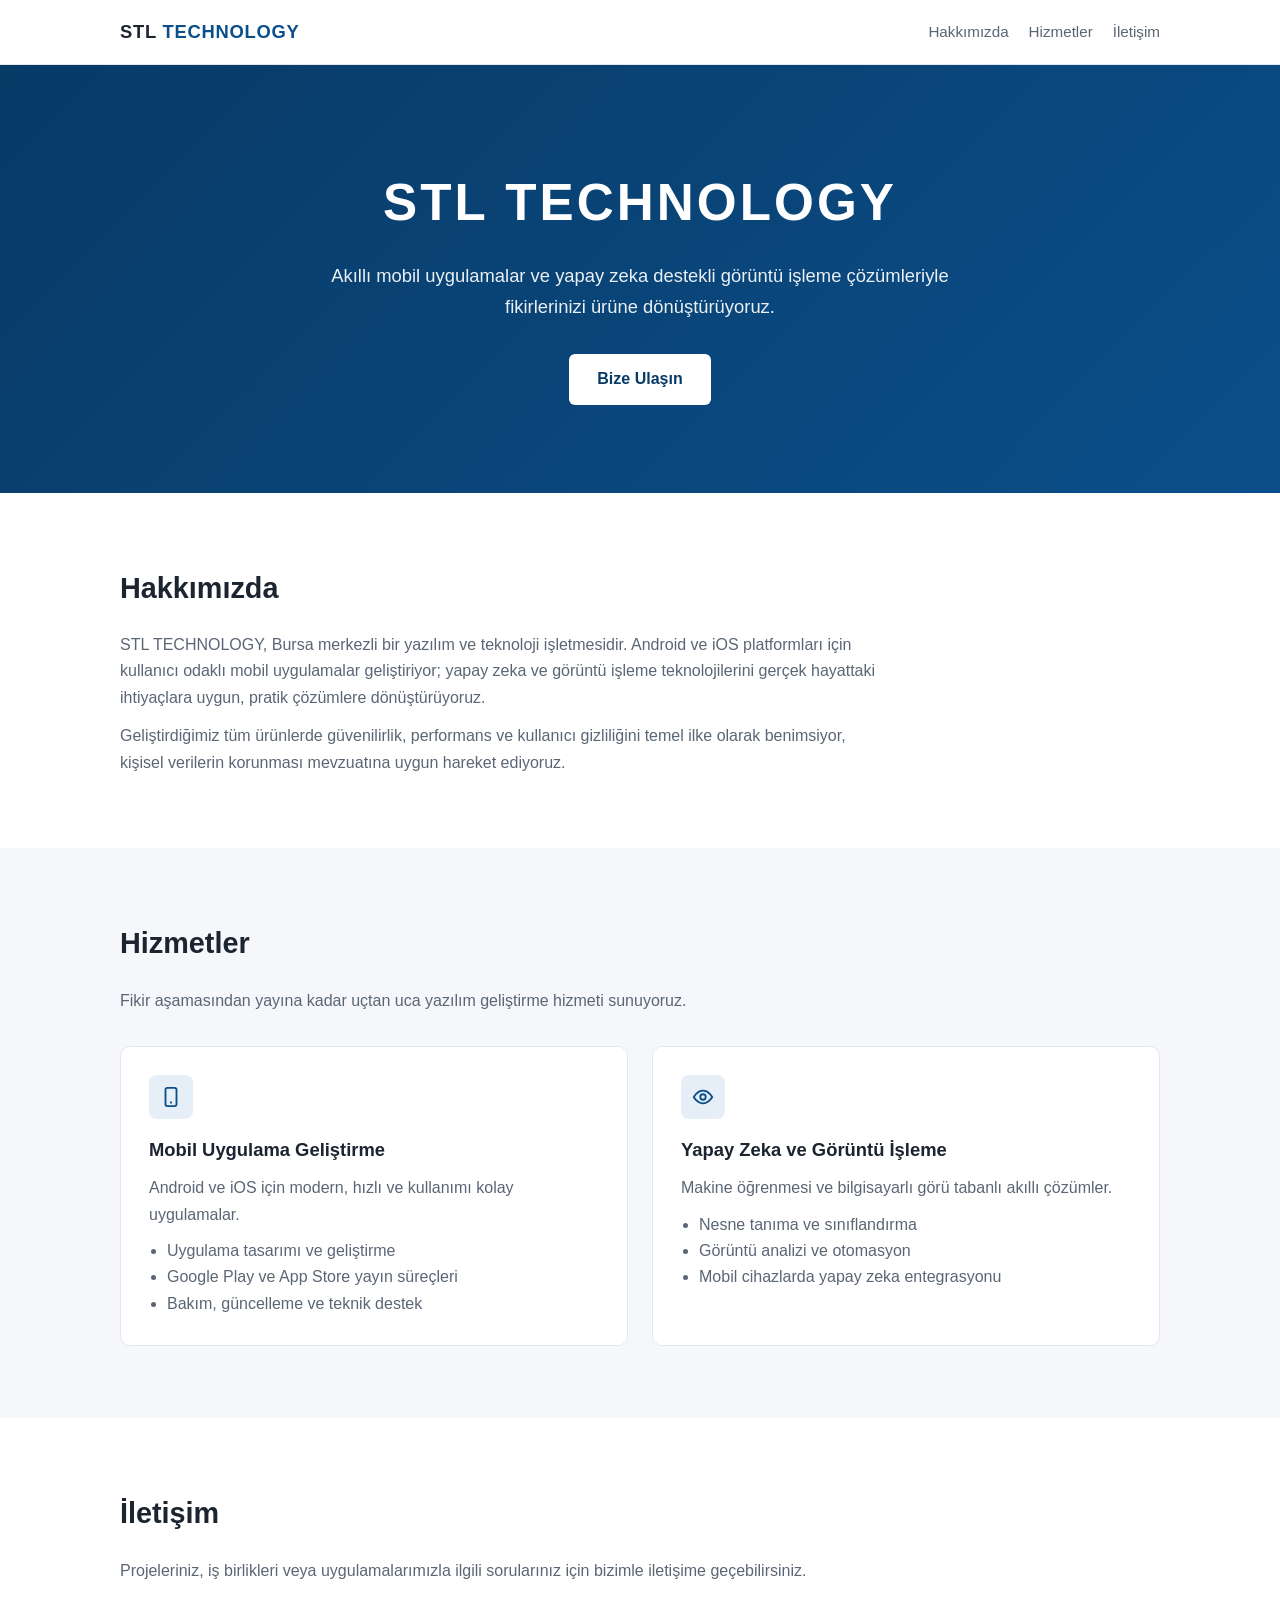
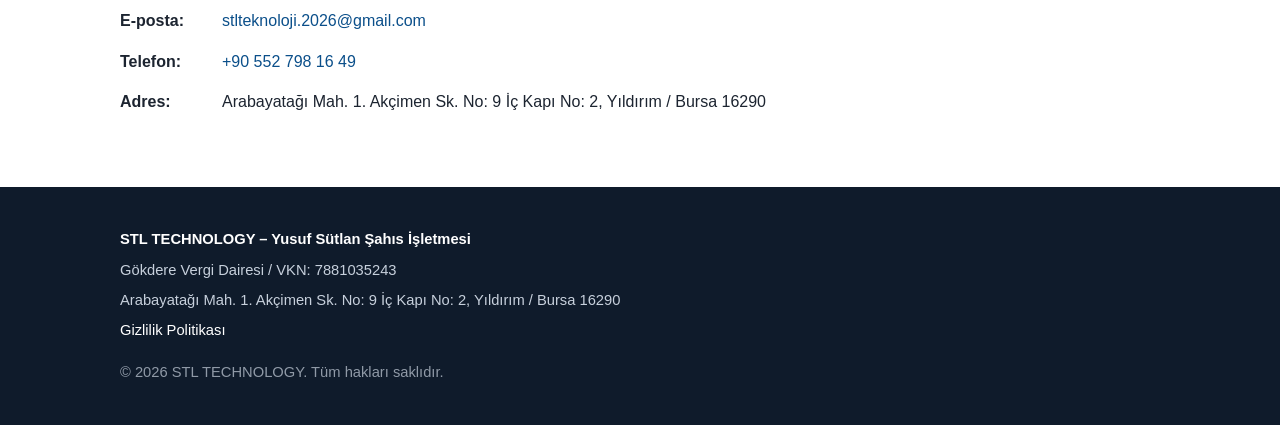
<file: index.html>
<!DOCTYPE html>
<html lang="tr">
<head>
  <meta charset="UTF-8">
  <meta name="viewport" content="width=device-width, initial-scale=1.0">
  <title>STL TECHNOLOGY | Mobil Uygulama ve Yapay Zeka Çözümleri</title>
  <meta name="description" content="STL TECHNOLOGY; mobil uygulama geliştirme, yapay zeka ve görüntü işleme çözümleri sunan Bursa merkezli bir teknoloji işletmesidir.">
  <link rel="canonical" href="https://stltechnology.com.tr/">
  <link rel="icon" href="favicon.svg" type="image/svg+xml">
  <link rel="stylesheet" href="style.css">
  <!-- Google Search Console HTML etiketi ile doğrulama yapacaksanız aşağıdaki satırı açıp içeriği değiştirin: -->
  <!-- <meta name="google-site-verification" content="BURAYA_KODU_YAPISTIRIN"> -->
</head>
<body>

  <header class="site-header">
    <div class="container">
      <a href="#" class="logo">STL <span>TECHNOLOGY</span></a>
      <nav class="nav">
        <a href="#hakkimizda">Hakkımızda</a>
        <a href="#hizmetler">Hizmetler</a>
        <a href="#iletisim">İletişim</a>
      </nav>
    </div>
  </header>

  <main>
    <section class="hero">
      <div class="container">
        <h1>STL TECHNOLOGY</h1>
        <p>Akıllı mobil uygulamalar ve yapay zeka destekli görüntü işleme çözümleriyle fikirlerinizi ürüne dönüştürüyoruz.</p>
        <a href="#iletisim" class="btn">Bize Ulaşın</a>
      </div>
    </section>

    <section id="hakkimizda">
      <div class="container">
        <h2>Hakkımızda</h2>
        <p class="lead">
          STL TECHNOLOGY, Bursa merkezli bir yazılım ve teknoloji işletmesidir. Android ve iOS platformları için
          kullanıcı odaklı mobil uygulamalar geliştiriyor; yapay zeka ve görüntü işleme teknolojilerini gerçek
          hayattaki ihtiyaçlara uygun, pratik çözümlere dönüştürüyoruz.
        </p>
        <p class="lead">
          Geliştirdiğimiz tüm ürünlerde güvenilirlik, performans ve kullanıcı gizliliğini temel ilke olarak
          benimsiyor, kişisel verilerin korunması mevzuatına uygun hareket ediyoruz.
        </p>
      </div>
    </section>

    <section id="hizmetler" class="alt">
      <div class="container">
        <h2>Hizmetler</h2>
        <p class="lead">Fikir aşamasından yayına kadar uçtan uca yazılım geliştirme hizmeti sunuyoruz.</p>
        <div class="grid">
          <div class="card">
            <div class="icon" aria-hidden="true">
              <svg width="22" height="22" viewBox="0 0 24 24" fill="none" stroke="currentColor" stroke-width="2"><rect x="6" y="2" width="12" height="20" rx="2"/><line x1="11" y1="18" x2="13" y2="18"/></svg>
            </div>
            <h3>Mobil Uygulama Geliştirme</h3>
            <p>Android ve iOS için modern, hızlı ve kullanımı kolay uygulamalar.</p>
            <ul>
              <li>Uygulama tasarımı ve geliştirme</li>
              <li>Google Play ve App Store yayın süreçleri</li>
              <li>Bakım, güncelleme ve teknik destek</li>
            </ul>
          </div>
          <div class="card">
            <div class="icon" aria-hidden="true">
              <svg width="22" height="22" viewBox="0 0 24 24" fill="none" stroke="currentColor" stroke-width="2"><path d="M2 12s3.5-7 10-7 10 7 10 7-3.5 7-10 7S2 12 2 12z"/><circle cx="12" cy="12" r="3"/></svg>
            </div>
            <h3>Yapay Zeka ve Görüntü İşleme</h3>
            <p>Makine öğrenmesi ve bilgisayarlı görü tabanlı akıllı çözümler.</p>
            <ul>
              <li>Nesne tanıma ve sınıflandırma</li>
              <li>Görüntü analizi ve otomasyon</li>
              <li>Mobil cihazlarda yapay zeka entegrasyonu</li>
            </ul>
          </div>
        </div>
      </div>
    </section>

    <section id="iletisim">
      <div class="container">
        <h2>İletişim</h2>
        <p class="lead">Projeleriniz, iş birlikleri veya uygulamalarımızla ilgili sorularınız için bizimle iletişime geçebilirsiniz.</p>
        <ul class="contact-list">
          <li><strong>E-posta:</strong> <a href="mailto:stlteknoloji.2026@gmail.com">stlteknoloji.2026@gmail.com</a></li>
          <li><strong>Telefon:</strong> <a href="tel:+905527981649">+90 552 798 16 49</a></li>
          <li><strong>Adres:</strong> <span>Arabayatağı Mah. 1. Akçimen Sk. No: 9 İç Kapı No: 2, Yıldırım / Bursa 16290</span></li>
        </ul>
      </div>
    </section>
  </main>

  <footer class="site-footer">
    <div class="container">
      <p><strong>STL TECHNOLOGY – Yusuf Sütlan Şahıs İşletmesi</strong></p>
      <p>Gökdere Vergi Dairesi / VKN: 7881035243</p>
      <p>Arabayatağı Mah. 1. Akçimen Sk. No: 9 İç Kapı No: 2, Yıldırım / Bursa 16290</p>
      <p><a href="gizlilik-politikasi.html">Gizlilik Politikası</a></p>
      <p class="copy">© 2026 STL TECHNOLOGY. Tüm hakları saklıdır.</p>
    </div>
  </footer>

</body>
</html>
</file>
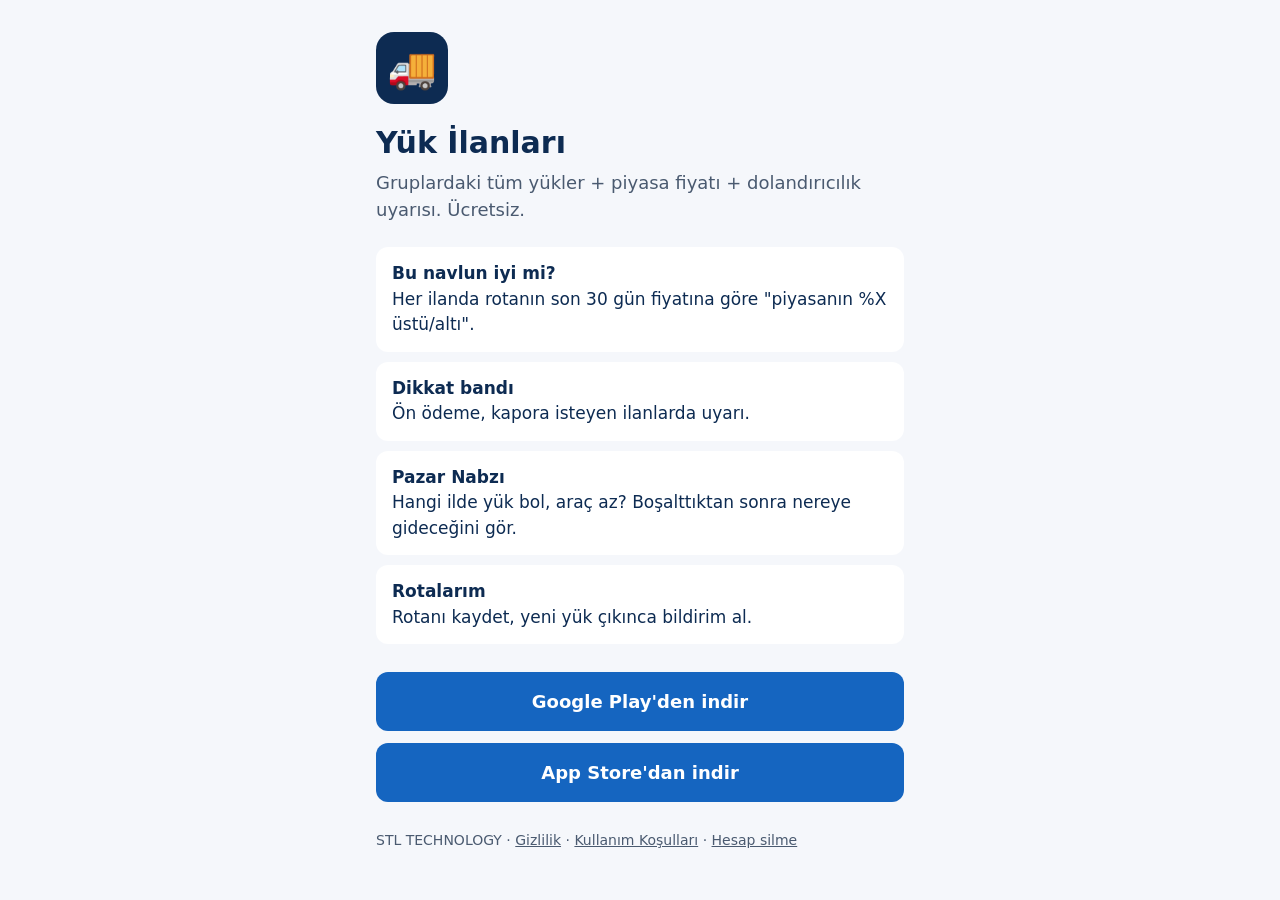
<file: yukilan/index.html>
<!doctype html>
<html lang="tr">
<head>
<meta charset="utf-8">
<meta name="viewport" content="width=device-width, initial-scale=1">
<title>Yük İlanları</title>
<meta name="description" content="Gruplardaki tüm yükler, piyasa fiyatı ve dolandırıcılık uyarısı. Ücretsiz.">
<style>
  :root { --bg:#f5f7fb; --card:#fff; --ink:#0d2b52; --muted:#4a5a70; --accent:#1565c0; }
  @media (prefers-color-scheme: dark) { :root { --bg:#0b1626; --card:#13233a; --ink:#e8eef7; --muted:#a9b6c8; --accent:#64b5f6; } }
  * { box-sizing: border-box; }
  body { margin:0; font-family: system-ui, -apple-system, "Segoe UI", Roboto, sans-serif; background:var(--bg); color:var(--ink); line-height:1.5; }
  main { max-width: 560px; margin: 0 auto; padding: 32px 16px 48px; }
  .logo { width:72px; height:72px; border-radius:18px; background:#0d2b52; display:grid; place-items:center; font-size:40px; }
  h1 { font-size: 30px; margin: 16px 0 4px; }
  p.lead { color: var(--muted); font-size: 18px; margin: 0 0 24px; }
  ul { padding: 0; list-style: none; margin: 0 0 28px; }
  li { background: var(--card); border-radius: 12px; padding: 14px 16px; margin-bottom: 10px; font-size: 17px; }
  li b { display:block; }
  .btn { display:block; text-align:center; text-decoration:none; font-weight:700; font-size:18px; padding:16px; border-radius:12px; margin-bottom:12px; background:var(--accent); color:#fff; }
  footer { color: var(--muted); font-size: 14px; margin-top: 28px; }
  footer a { color: var(--muted); }
</style>
</head>
<body>
<main>
  <div class="logo" aria-hidden="true">🚚</div>
  <h1>Yük İlanları</h1>
  <p class="lead">Gruplardaki tüm yükler + piyasa fiyatı + dolandırıcılık uyarısı. Ücretsiz.</p>
  <ul>
    <li><b>Bu navlun iyi mi?</b>Her ilanda rotanın son 30 gün fiyatına göre "piyasanın %X üstü/altı".</li>
    <li><b>Dikkat bandı</b>Ön ödeme, kapora isteyen ilanlarda uyarı.</li>
    <li><b>Pazar Nabzı</b>Hangi ilde yük bol, araç az? Boşalttıktan sonra nereye gideceğini gör.</li>
    <li><b>Rotalarım</b>Rotanı kaydet, yeni yük çıkınca bildirim al.</li>
  </ul>
  <a class="btn" href="https://play.google.com/store/apps/details?id=tr.com.stltechnology.yukilan">Google Play'den indir</a>
  <a class="btn" href="https://apps.apple.com/tr/app/id6837210371">App Store'dan indir</a>
  <footer>
    STL TECHNOLOGY · <a href="gizlilik">Gizlilik</a> · <a href="kullanim-kosullari">Kullanım Koşulları</a> · <a href="hesap-silme">Hesap silme</a>
  </footer>
</main>
</body>
</html>
</file>
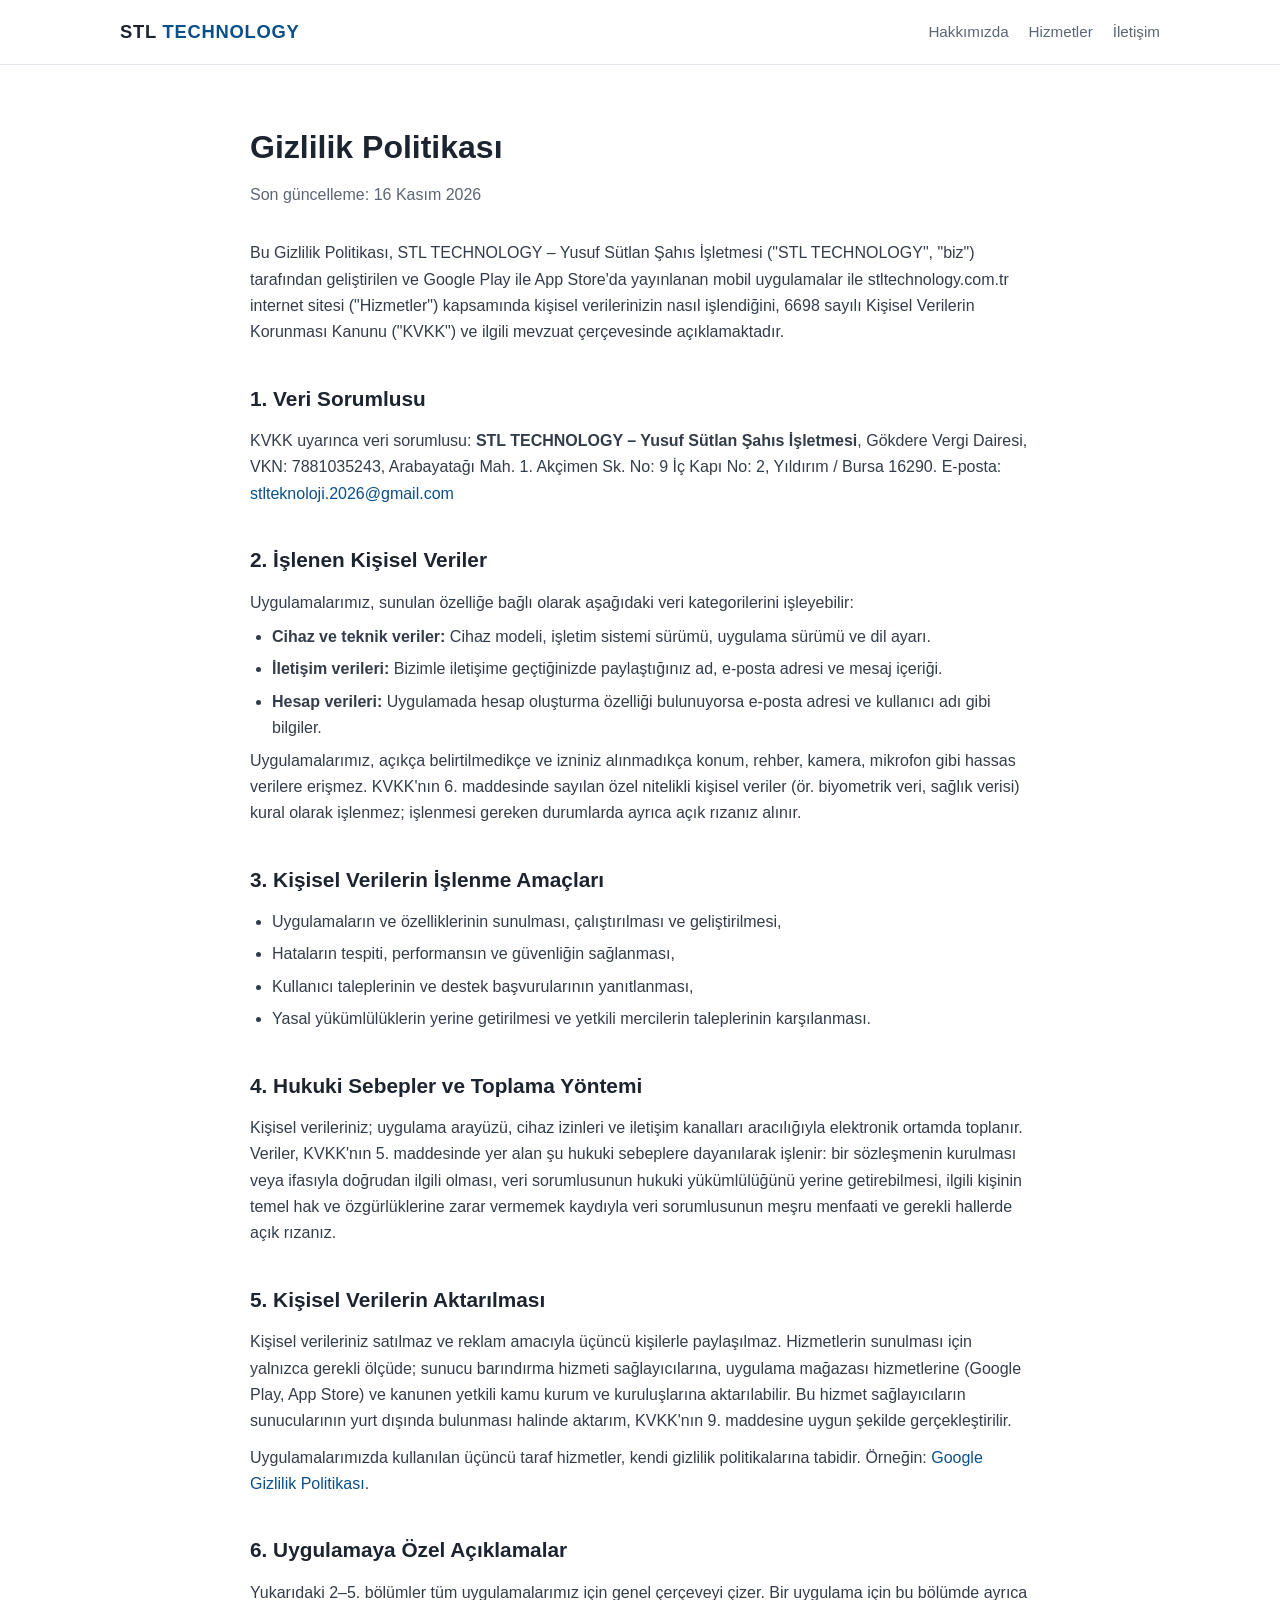
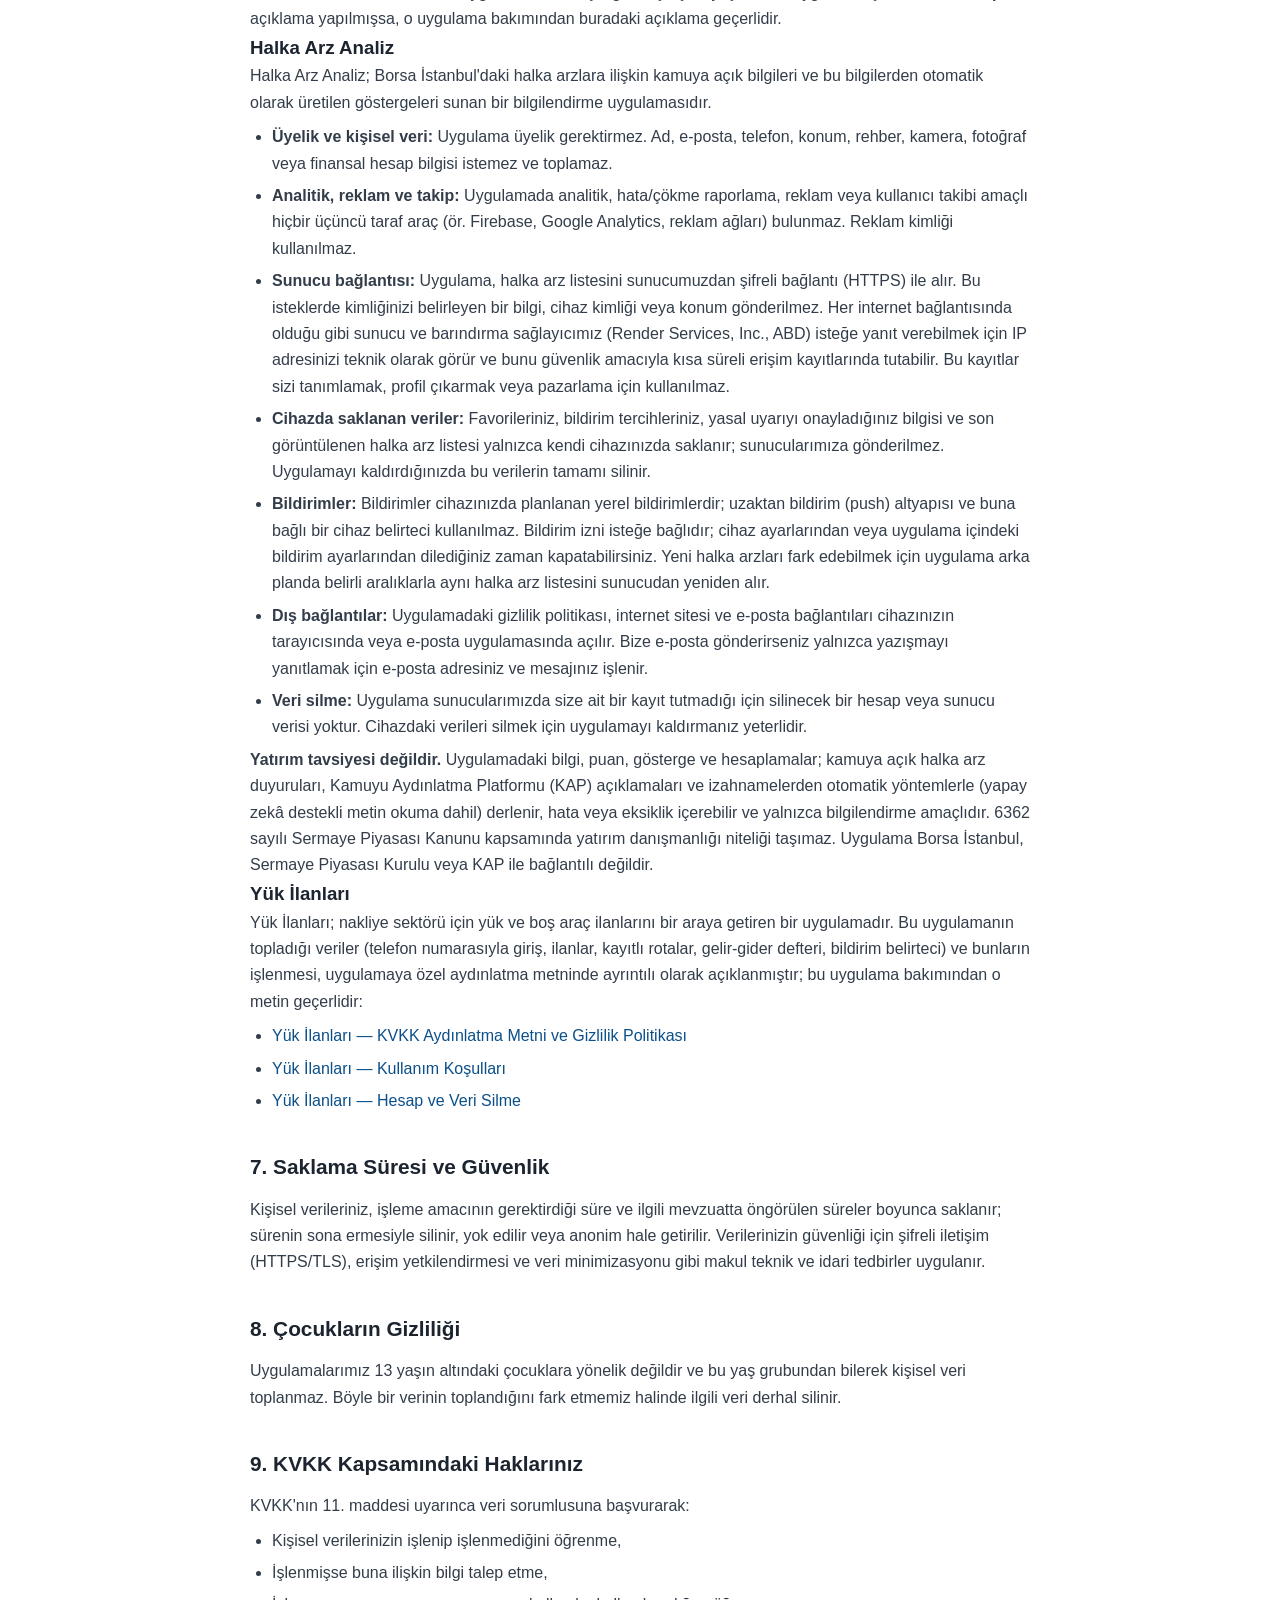
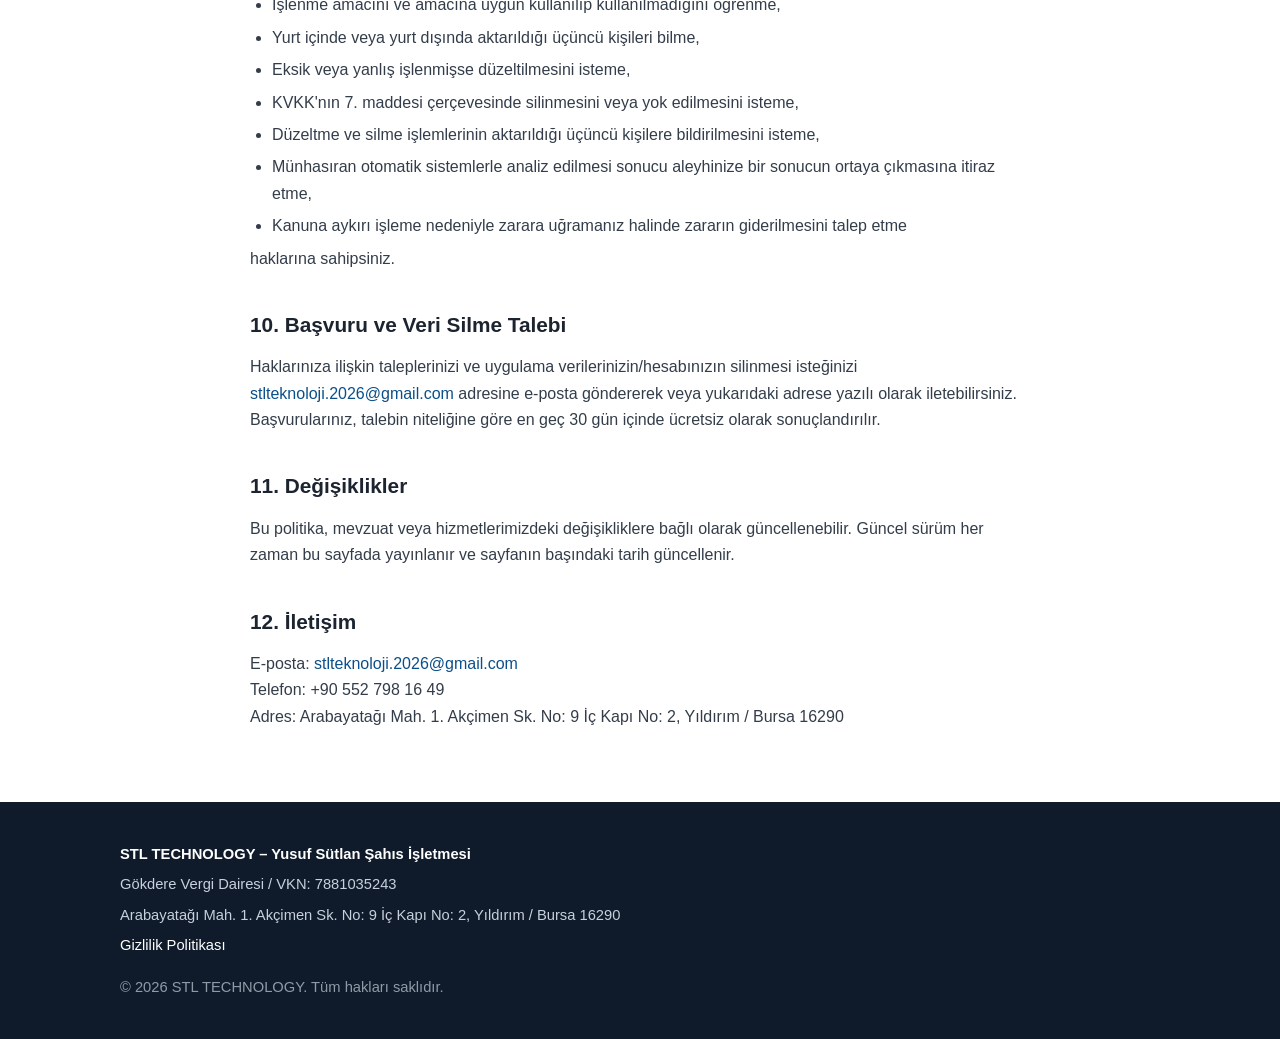
<file: gizlilik-politikasi.html>
<!DOCTYPE html>
<html lang="tr">
<head>
  <meta charset="UTF-8">
  <meta name="viewport" content="width=device-width, initial-scale=1.0">
  <title>Gizlilik Politikası | STL TECHNOLOGY</title>
  <meta name="description" content="STL TECHNOLOGY mobil uygulamaları için 6698 sayılı KVKK kapsamında gizlilik politikası ve aydınlatma metni.">
  <link rel="canonical" href="https://stltechnology.com.tr/gizlilik-politikasi.html">
  <link rel="icon" href="favicon.svg" type="image/svg+xml">
  <link rel="stylesheet" href="style.css">
</head>
<body>

  <header class="site-header">
    <div class="container">
      <a href="index.html" class="logo">STL <span>TECHNOLOGY</span></a>
      <nav class="nav">
        <a href="index.html#hakkimizda">Hakkımızda</a>
        <a href="index.html#hizmetler">Hizmetler</a>
        <a href="index.html#iletisim">İletişim</a>
      </nav>
    </div>
  </header>

  <main class="legal">
    <div class="container">
      <h1>Gizlilik Politikası</h1>
      <p class="updated">Son güncelleme: 16 Kasım 2026</p>

      <p>
        Bu Gizlilik Politikası, STL TECHNOLOGY – Yusuf Sütlan Şahıs İşletmesi ("STL TECHNOLOGY", "biz") tarafından
        geliştirilen ve Google Play ile App Store'da yayınlanan mobil uygulamalar ile
        stltechnology.com.tr internet sitesi ("Hizmetler") kapsamında kişisel verilerinizin nasıl işlendiğini,
        6698 sayılı Kişisel Verilerin Korunması Kanunu ("KVKK") ve ilgili mevzuat çerçevesinde açıklamaktadır.
      </p>

      <h2>1. Veri Sorumlusu</h2>
      <p>
        KVKK uyarınca veri sorumlusu: <strong>STL TECHNOLOGY – Yusuf Sütlan Şahıs İşletmesi</strong>,
        Gökdere Vergi Dairesi, VKN: 7881035243, Arabayatağı Mah. 1. Akçimen Sk. No: 9 İç Kapı No: 2,
        Yıldırım / Bursa 16290. E-posta: <a href="mailto:stlteknoloji.2026@gmail.com">stlteknoloji.2026@gmail.com</a>
      </p>

      <h2>2. İşlenen Kişisel Veriler</h2>
      <p>Uygulamalarımız, sunulan özelliğe bağlı olarak aşağıdaki veri kategorilerini işleyebilir:</p>
      <ul>
        <li><strong>Cihaz ve teknik veriler:</strong> Cihaz modeli, işletim sistemi sürümü, uygulama sürümü ve dil ayarı.</li>
        <li><strong>İletişim verileri:</strong> Bizimle iletişime geçtiğinizde paylaştığınız ad, e-posta adresi ve mesaj içeriği.</li>
        <li><strong>Hesap verileri:</strong> Uygulamada hesap oluşturma özelliği bulunuyorsa e-posta adresi ve kullanıcı adı gibi bilgiler.</li>
      </ul>
      <p>
        Uygulamalarımız, açıkça belirtilmedikçe ve izniniz alınmadıkça konum, rehber, kamera, mikrofon gibi hassas verilere
        erişmez. KVKK'nın 6. maddesinde sayılan özel nitelikli kişisel veriler (ör. biyometrik veri, sağlık verisi)
        kural olarak işlenmez; işlenmesi gereken durumlarda ayrıca açık rızanız alınır.
      </p>

      <h2>3. Kişisel Verilerin İşlenme Amaçları</h2>
      <ul>
        <li>Uygulamaların ve özelliklerinin sunulması, çalıştırılması ve geliştirilmesi,</li>
        <li>Hataların tespiti, performansın ve güvenliğin sağlanması,</li>
        <li>Kullanıcı taleplerinin ve destek başvurularının yanıtlanması,</li>
        <li>Yasal yükümlülüklerin yerine getirilmesi ve yetkili mercilerin taleplerinin karşılanması.</li>
      </ul>

      <h2>4. Hukuki Sebepler ve Toplama Yöntemi</h2>
      <p>
        Kişisel verileriniz; uygulama arayüzü, cihaz izinleri ve iletişim kanalları
        aracılığıyla elektronik ortamda toplanır. Veriler, KVKK'nın 5. maddesinde yer alan şu hukuki sebeplere
        dayanılarak işlenir: bir sözleşmenin kurulması veya ifasıyla doğrudan ilgili olması, veri sorumlusunun hukuki
        yükümlülüğünü yerine getirebilmesi, ilgili kişinin temel hak ve özgürlüklerine zarar vermemek kaydıyla veri
        sorumlusunun meşru menfaati ve gerekli hallerde açık rızanız.
      </p>

      <h2>5. Kişisel Verilerin Aktarılması</h2>
      <p>
        Kişisel verileriniz satılmaz ve reklam amacıyla üçüncü kişilerle paylaşılmaz. Hizmetlerin sunulması için
        yalnızca gerekli ölçüde; sunucu barındırma hizmeti sağlayıcılarına, uygulama mağazası hizmetlerine
        (Google Play, App Store) ve kanunen yetkili kamu kurum ve kuruluşlarına aktarılabilir. Bu hizmet
        sağlayıcıların sunucularının yurt dışında bulunması halinde aktarım, KVKK'nın 9. maddesine uygun şekilde
        gerçekleştirilir.
      </p>
      <p>
        Uygulamalarımızda kullanılan üçüncü taraf hizmetler, kendi gizlilik politikalarına tabidir. Örneğin:
        <a href="https://policies.google.com/privacy" target="_blank" rel="noopener">Google Gizlilik Politikası</a>.
      </p>

      <h2>6. Uygulamaya Özel Açıklamalar</h2>
      <p>
        Yukarıdaki 2–5. bölümler tüm uygulamalarımız için genel çerçeveyi çizer. Bir uygulama için bu bölümde
        ayrıca açıklama yapılmışsa, o uygulama bakımından buradaki açıklama geçerlidir.
      </p>

      <h3 id="halka-arz-analiz">Halka Arz Analiz</h3>
      <p>
        Halka Arz Analiz; Borsa İstanbul'daki halka arzlara ilişkin kamuya açık bilgileri ve bu bilgilerden
        otomatik olarak üretilen göstergeleri sunan bir bilgilendirme uygulamasıdır.
      </p>
      <ul>
        <li><strong>Üyelik ve kişisel veri:</strong> Uygulama üyelik gerektirmez. Ad, e-posta, telefon, konum, rehber,
          kamera, fotoğraf veya finansal hesap bilgisi istemez ve toplamaz.</li>
        <li><strong>Analitik, reklam ve takip:</strong> Uygulamada analitik, hata/çökme raporlama, reklam veya
          kullanıcı takibi amaçlı hiçbir üçüncü taraf araç (ör. Firebase, Google Analytics, reklam ağları) bulunmaz.
          Reklam kimliği kullanılmaz.</li>
        <li><strong>Sunucu bağlantısı:</strong> Uygulama, halka arz listesini sunucumuzdan şifreli bağlantı (HTTPS) ile
          alır. Bu isteklerde kimliğinizi belirleyen bir bilgi, cihaz kimliği veya konum gönderilmez. Her internet
          bağlantısında olduğu gibi sunucu ve barındırma sağlayıcımız (Render Services, Inc., ABD) isteğe yanıt
          verebilmek için IP adresinizi teknik olarak görür ve bunu güvenlik amacıyla kısa süreli erişim
          kayıtlarında tutabilir. Bu kayıtlar sizi tanımlamak, profil çıkarmak veya pazarlama için kullanılmaz.</li>
        <li><strong>Cihazda saklanan veriler:</strong> Favorileriniz, bildirim tercihleriniz, yasal uyarıyı
          onayladığınız bilgisi ve son görüntülenen halka arz listesi yalnızca kendi cihazınızda saklanır;
          sunucularımıza gönderilmez. Uygulamayı kaldırdığınızda bu verilerin tamamı silinir.</li>
        <li><strong>Bildirimler:</strong> Bildirimler cihazınızda planlanan yerel bildirimlerdir; uzaktan bildirim
          (push) altyapısı ve buna bağlı bir cihaz belirteci kullanılmaz. Bildirim izni isteğe bağlıdır; cihaz
          ayarlarından veya uygulama içindeki bildirim ayarlarından dilediğiniz zaman kapatabilirsiniz. Yeni halka
          arzları fark edebilmek için uygulama arka planda belirli aralıklarla aynı halka arz listesini sunucudan
          yeniden alır.</li>
        <li><strong>Dış bağlantılar:</strong> Uygulamadaki gizlilik politikası, internet sitesi ve e-posta
          bağlantıları cihazınızın tarayıcısında veya e-posta uygulamasında açılır. Bize e-posta gönderirseniz
          yalnızca yazışmayı yanıtlamak için e-posta adresiniz ve mesajınız işlenir.</li>
        <li><strong>Veri silme:</strong> Uygulama sunucularımızda size ait bir kayıt tutmadığı için silinecek bir
          hesap veya sunucu verisi yoktur. Cihazdaki verileri silmek için uygulamayı kaldırmanız yeterlidir.</li>
      </ul>
      <p>
        <strong>Yatırım tavsiyesi değildir.</strong> Uygulamadaki bilgi, puan, gösterge ve hesaplamalar; kamuya açık
        halka arz duyuruları, Kamuyu Aydınlatma Platformu (KAP) açıklamaları ve izahnamelerden otomatik yöntemlerle
        (yapay zekâ destekli metin okuma dahil) derlenir, hata veya eksiklik içerebilir ve yalnızca bilgilendirme
        amaçlıdır. 6362 sayılı Sermaye Piyasası Kanunu kapsamında yatırım danışmanlığı niteliği taşımaz. Uygulama
        Borsa İstanbul, Sermaye Piyasası Kurulu veya KAP ile bağlantılı değildir.
      </p>

      <h3 id="yuk-ilanlari">Yük İlanları</h3>

      <p>

        Yük İlanları; nakliye sektörü için yük ve boş araç ilanlarını bir araya getiren bir uygulamadır. Bu uygulamanın

        topladığı veriler (telefon numarasıyla giriş, ilanlar, kayıtlı rotalar, gelir-gider defteri, bildirim belirteci)

        ve bunların işlenmesi, uygulamaya özel aydınlatma metninde ayrıntılı olarak açıklanmıştır; bu uygulama bakımından

        o metin geçerlidir:

      </p>

      <ul>

        <li><a href="/yukilan/gizlilik">Yük İlanları — KVKK Aydınlatma Metni ve Gizlilik Politikası</a></li>

        <li><a href="/yukilan/kullanim-kosullari">Yük İlanları — Kullanım Koşulları</a></li>

        <li><a href="/yukilan/hesap-silme">Yük İlanları — Hesap ve Veri Silme</a></li>

      </ul>


      <h2>7. Saklama Süresi ve Güvenlik</h2>
      <p>
        Kişisel verileriniz, işleme amacının gerektirdiği süre ve ilgili mevzuatta öngörülen süreler boyunca saklanır;
        sürenin sona ermesiyle silinir, yok edilir veya anonim hale getirilir. Verilerinizin güvenliği için şifreli
        iletişim (HTTPS/TLS), erişim yetkilendirmesi ve veri minimizasyonu gibi makul teknik ve idari tedbirler
        uygulanır.
      </p>

      <h2>8. Çocukların Gizliliği</h2>
      <p>
        Uygulamalarımız 13 yaşın altındaki çocuklara yönelik değildir ve bu yaş grubundan bilerek kişisel veri
        toplanmaz. Böyle bir verinin toplandığını fark etmemiz halinde ilgili veri derhal silinir.
      </p>

      <h2>9. KVKK Kapsamındaki Haklarınız</h2>
      <p>KVKK'nın 11. maddesi uyarınca veri sorumlusuna başvurarak:</p>
      <ul>
        <li>Kişisel verilerinizin işlenip işlenmediğini öğrenme,</li>
        <li>İşlenmişse buna ilişkin bilgi talep etme,</li>
        <li>İşlenme amacını ve amacına uygun kullanılıp kullanılmadığını öğrenme,</li>
        <li>Yurt içinde veya yurt dışında aktarıldığı üçüncü kişileri bilme,</li>
        <li>Eksik veya yanlış işlenmişse düzeltilmesini isteme,</li>
        <li>KVKK'nın 7. maddesi çerçevesinde silinmesini veya yok edilmesini isteme,</li>
        <li>Düzeltme ve silme işlemlerinin aktarıldığı üçüncü kişilere bildirilmesini isteme,</li>
        <li>Münhasıran otomatik sistemlerle analiz edilmesi sonucu aleyhinize bir sonucun ortaya çıkmasına itiraz etme,</li>
        <li>Kanuna aykırı işleme nedeniyle zarara uğramanız halinde zararın giderilmesini talep etme</li>
      </ul>
      <p>haklarına sahipsiniz.</p>

      <h2>10. Başvuru ve Veri Silme Talebi</h2>
      <p>
        Haklarınıza ilişkin taleplerinizi ve uygulama verilerinizin/hesabınızın silinmesi isteğinizi
        <a href="mailto:stlteknoloji.2026@gmail.com">stlteknoloji.2026@gmail.com</a> adresine e-posta göndererek veya yukarıdaki adrese yazılı
        olarak iletebilirsiniz. Başvurularınız, talebin niteliğine göre en geç 30 gün içinde ücretsiz olarak
        sonuçlandırılır.
      </p>

      <h2>11. Değişiklikler</h2>
      <p>
        Bu politika, mevzuat veya hizmetlerimizdeki değişikliklere bağlı olarak güncellenebilir. Güncel sürüm her
        zaman bu sayfada yayınlanır ve sayfanın başındaki tarih güncellenir.
      </p>

      <h2>12. İletişim</h2>
      <p>
        E-posta: <a href="mailto:stlteknoloji.2026@gmail.com">stlteknoloji.2026@gmail.com</a><br>
        Telefon: +90 552 798 16 49<br>
        Adres: Arabayatağı Mah. 1. Akçimen Sk. No: 9 İç Kapı No: 2, Yıldırım / Bursa 16290
      </p>
    </div>
  </main>

  <footer class="site-footer">
    <div class="container">
      <p><strong>STL TECHNOLOGY – Yusuf Sütlan Şahıs İşletmesi</strong></p>
      <p>Gökdere Vergi Dairesi / VKN: 7881035243</p>
      <p>Arabayatağı Mah. 1. Akçimen Sk. No: 9 İç Kapı No: 2, Yıldırım / Bursa 16290</p>
      <p><a href="gizlilik-politikasi.html">Gizlilik Politikası</a></p>
      <p class="copy">© 2026 STL TECHNOLOGY. Tüm hakları saklıdır.</p>
    </div>
  </footer>

</body>
</html>
</file>
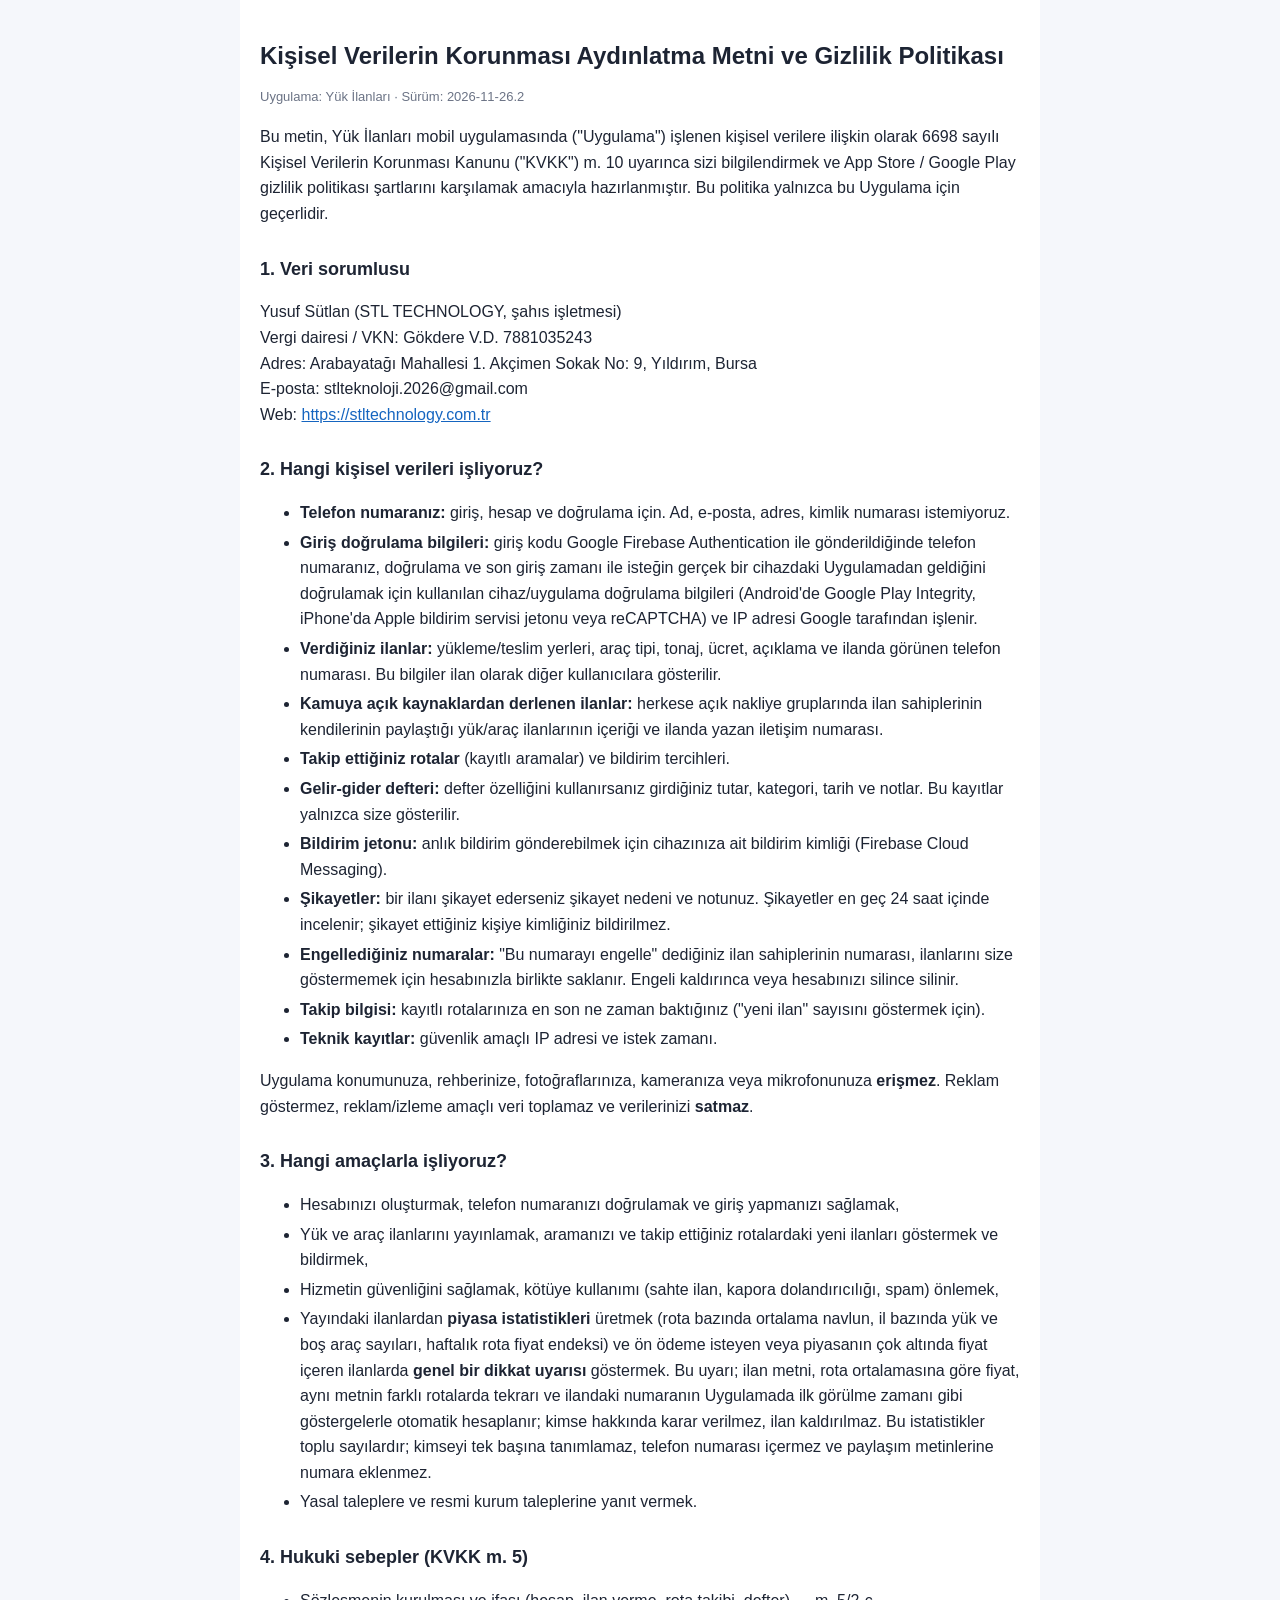
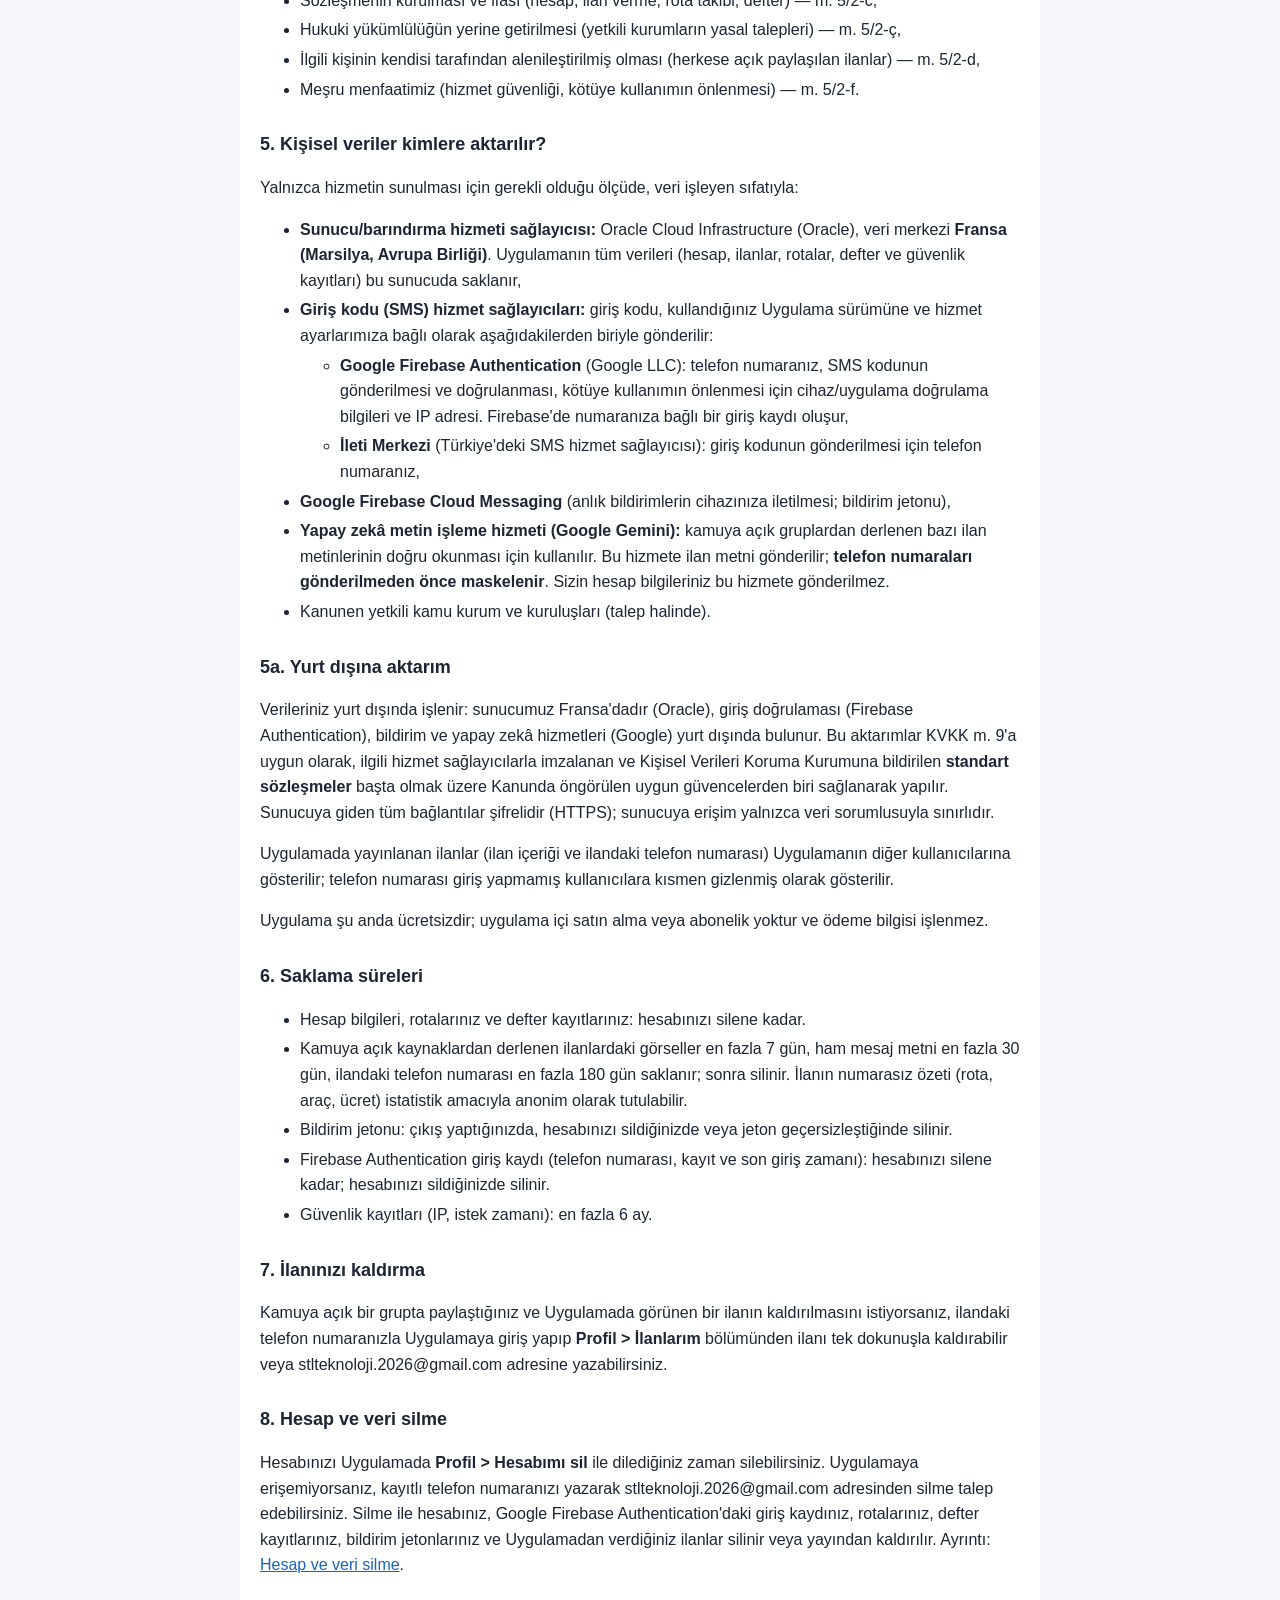
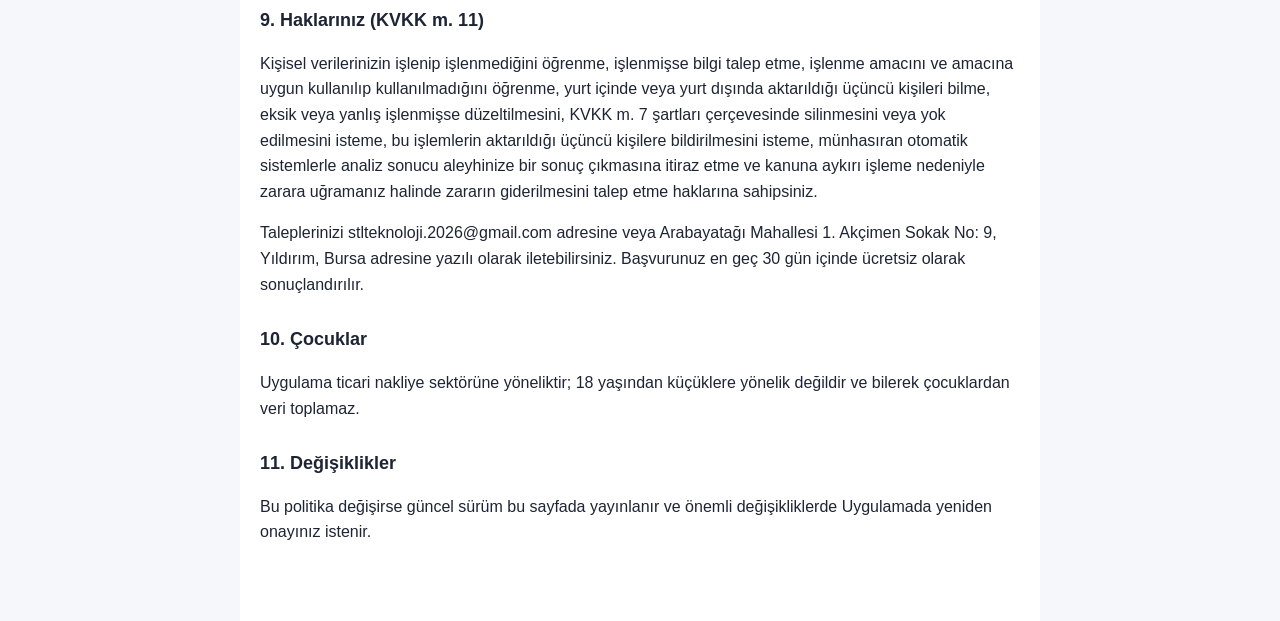
<file: yukilan/gizlilik.html>
<!doctype html>
<html lang="tr"><head><meta charset="utf-8"><meta name="viewport" content="width=device-width, initial-scale=1">
<title>KVKK Aydınlatma Metni ve Gizlilik Politikası · Yük İlanları</title>
<style>
  body { margin:0; font:16px/1.6 -apple-system, "Segoe UI", Roboto, sans-serif; color:#1d2433; background:#f5f7fb; }
  main { max-width:760px; margin:0 auto; padding:24px 20px 60px; background:#fff; }
  h1 { font-size:24px; line-height:1.3; } h2 { font-size:18px; margin-top:28px; }
  .meta { color:#6b7385; font-size:13px; } li { margin:4px 0; } a { color:#1565c0; }
  .draft { background:#ffebee; color:#b71c1c; border:1px solid #ef9a9a; border-radius:8px; padding:10px 14px; font-size:14px; }
</style></head>
<body><main><h1>Kişisel Verilerin Korunması Aydınlatma Metni ve Gizlilik Politikası</h1>
<p class="meta">Uygulama: Yük İlanları · Sürüm: 2026-11-26.2</p>

<p>Bu metin, Yük İlanları mobil uygulamasında ("Uygulama") işlenen kişisel verilere ilişkin olarak 6698 sayılı
Kişisel Verilerin Korunması Kanunu ("KVKK") m. 10 uyarınca sizi bilgilendirmek ve App Store / Google Play
gizlilik politikası şartlarını karşılamak amacıyla hazırlanmıştır. Bu politika yalnızca bu Uygulama için geçerlidir.</p>

<h2>1. Veri sorumlusu</h2>
<p>Yusuf Sütlan (STL TECHNOLOGY, şahıs işletmesi)<br>Vergi dairesi / VKN: Gökdere V.D. 7881035243<br>Adres: Arabayatağı Mahallesi 1. Akçimen Sokak No: 9, Yıldırım, Bursa<br>E-posta: stlteknoloji.2026@gmail.com<br>
Web: <a href="https://stltechnology.com.tr">https://stltechnology.com.tr</a></p>

<h2>2. Hangi kişisel verileri işliyoruz?</h2>
<ul>
  <li><b>Telefon numaranız:</b> giriş, hesap ve doğrulama için. Ad, e-posta, adres, kimlik numarası istemiyoruz.</li>
  <li><b>Giriş doğrulama bilgileri:</b> giriş kodu Google Firebase Authentication ile gönderildiğinde telefon
      numaranız, doğrulama ve son giriş zamanı ile isteğin gerçek bir cihazdaki Uygulamadan geldiğini doğrulamak için
      kullanılan cihaz/uygulama doğrulama bilgileri (Android'de Google Play Integrity, iPhone'da Apple bildirim
      servisi jetonu veya reCAPTCHA) ve IP adresi Google tarafından işlenir.</li>
  <li><b>Verdiğiniz ilanlar:</b> yükleme/teslim yerleri, araç tipi, tonaj, ücret, açıklama ve ilanda görünen telefon
      numarası. Bu bilgiler ilan olarak diğer kullanıcılara gösterilir.</li>
  <li><b>Kamuya açık kaynaklardan derlenen ilanlar:</b> herkese açık nakliye gruplarında ilan sahiplerinin kendilerinin
      paylaştığı yük/araç ilanlarının içeriği ve ilanda yazan iletişim numarası.</li>
  <li><b>Takip ettiğiniz rotalar</b> (kayıtlı aramalar) ve bildirim tercihleri.</li>
  <li><b>Gelir-gider defteri:</b> defter özelliğini kullanırsanız girdiğiniz tutar, kategori, tarih ve notlar. Bu kayıtlar
      yalnızca size gösterilir.</li>
  <li><b>Bildirim jetonu:</b> anlık bildirim gönderebilmek için cihazınıza ait bildirim kimliği (Firebase Cloud Messaging).</li>
  
  <li><b>Şikayetler:</b> bir ilanı şikayet ederseniz şikayet nedeni ve notunuz. Şikayetler en geç 24 saat içinde
      incelenir; şikayet ettiğiniz kişiye kimliğiniz bildirilmez.</li>
  <li><b>Engellediğiniz numaralar:</b> "Bu numarayı engelle" dediğiniz ilan sahiplerinin numarası, ilanlarını size
      göstermemek için hesabınızla birlikte saklanır. Engeli kaldırınca veya hesabınızı silince silinir.</li>
  <li><b>Takip bilgisi:</b> kayıtlı rotalarınıza en son ne zaman baktığınız ("yeni ilan" sayısını göstermek için).</li>
  <li><b>Teknik kayıtlar:</b> güvenlik amaçlı IP adresi ve istek zamanı.</li>
</ul>
<p>Uygulama konumunuza, rehberinize, fotoğraflarınıza, kameranıza veya mikrofonunuza <b>erişmez</b>. Reklam
göstermez, reklam/izleme amaçlı veri toplamaz ve verilerinizi <b>satmaz</b>.</p>

<h2>3. Hangi amaçlarla işliyoruz?</h2>
<ul>
  <li>Hesabınızı oluşturmak, telefon numaranızı doğrulamak ve giriş yapmanızı sağlamak,</li>
  <li>Yük ve araç ilanlarını yayınlamak, aramanızı ve takip ettiğiniz rotalardaki yeni ilanları göstermek ve bildirmek,</li>
  
  <li>Hizmetin güvenliğini sağlamak, kötüye kullanımı (sahte ilan, kapora dolandırıcılığı, spam) önlemek,</li>
  <li>Yayındaki ilanlardan <b>piyasa istatistikleri</b> üretmek (rota bazında ortalama navlun, il bazında yük ve
      boş araç sayıları, haftalık rota fiyat endeksi) ve ön ödeme isteyen veya piyasanın çok altında fiyat içeren
      ilanlarda <b>genel bir dikkat uyarısı</b> göstermek. Bu uyarı; ilan metni, rota ortalamasına göre fiyat, aynı
      metnin farklı rotalarda tekrarı ve ilandaki numaranın Uygulamada ilk görülme zamanı gibi göstergelerle
      otomatik hesaplanır; kimse hakkında karar verilmez, ilan kaldırılmaz. Bu istatistikler toplu sayılardır;
      kimseyi tek başına tanımlamaz, telefon numarası içermez ve paylaşım metinlerine numara eklenmez.</li>
  <li>Yasal taleplere ve resmi kurum taleplerine yanıt vermek.</li>
</ul>

<h2>4. Hukuki sebepler (KVKK m. 5)</h2>
<ul>
  <li>Sözleşmenin kurulması ve ifası (hesap, ilan verme, rota takibi, defter) — m. 5/2-c,</li>
  
  <li>Hukuki yükümlülüğün yerine getirilmesi (yetkili kurumların yasal talepleri) — m. 5/2-ç,</li>
  <li>İlgili kişinin kendisi tarafından alenileştirilmiş olması (herkese açık paylaşılan ilanlar) — m. 5/2-d,</li>
  <li>Meşru menfaatimiz (hizmet güvenliği, kötüye kullanımın önlenmesi) — m. 5/2-f.</li>
</ul>

<h2>5. Kişisel veriler kimlere aktarılır?</h2>
<p>Yalnızca hizmetin sunulması için gerekli olduğu ölçüde, veri işleyen sıfatıyla:</p>
<ul>
  <li><b>Sunucu/barındırma hizmeti sağlayıcısı:</b> Oracle Cloud Infrastructure (Oracle), veri merkezi <b>Fransa (Marsilya, Avrupa Birliği)</b>. Uygulamanın tüm verileri (hesap, ilanlar, rotalar, defter ve güvenlik kayıtları) bu sunucuda saklanır,</li>
  <li><b>Giriş kodu (SMS) hizmet sağlayıcıları:</b> giriş kodu, kullandığınız Uygulama sürümüne ve hizmet
      ayarlarımıza bağlı olarak aşağıdakilerden biriyle gönderilir:
    <ul>
      <li><b>Google Firebase Authentication</b> (Google LLC): telefon numaranız, SMS kodunun gönderilmesi ve
          doğrulanması, kötüye kullanımın önlenmesi için cihaz/uygulama doğrulama bilgileri ve IP adresi.
          Firebase'de numaranıza bağlı bir giriş kaydı oluşur,</li>
      <li><b>İleti Merkezi</b> (Türkiye'deki SMS hizmet sağlayıcısı): giriş kodunun gönderilmesi için telefon numaranız,</li>
    </ul></li>
  
  <li><b>Google Firebase Cloud Messaging</b> (anlık bildirimlerin cihazınıza iletilmesi; bildirim jetonu),</li>
  <li><b>Yapay zekâ metin işleme hizmeti (Google Gemini):</b> kamuya açık gruplardan derlenen bazı ilan metinlerinin
      doğru okunması için kullanılır. Bu hizmete ilan metni gönderilir; <b>telefon numaraları gönderilmeden önce
      maskelenir</b>. Sizin hesap bilgileriniz bu hizmete gönderilmez.</li>
  <li>Kanunen yetkili kamu kurum ve kuruluşları (talep halinde).</li>
</ul>
<h2>5a. Yurt dışına aktarım</h2>
<p>Verileriniz yurt dışında işlenir: sunucumuz Fransa'dadır (Oracle), giriş doğrulaması (Firebase Authentication),
bildirim ve yapay zekâ hizmetleri
(Google) yurt dışında bulunur. Bu aktarımlar KVKK m. 9'a uygun olarak, ilgili hizmet sağlayıcılarla imzalanan
ve Kişisel Verileri Koruma Kurumuna bildirilen <b>standart sözleşmeler</b> başta olmak üzere Kanunda öngörülen uygun
güvencelerden biri sağlanarak yapılır. Sunucuya giden tüm bağlantılar şifrelidir (HTTPS); sunucuya erişim yalnızca
veri sorumlusuyla sınırlıdır.</p>
<p>Uygulamada yayınlanan ilanlar (ilan içeriği ve ilandaki telefon numarası) Uygulamanın diğer kullanıcılarına gösterilir;
telefon numarası giriş yapmamış kullanıcılara kısmen gizlenmiş olarak gösterilir.</p>
<p>Uygulama şu anda ücretsizdir; uygulama içi satın alma veya abonelik yoktur ve ödeme bilgisi işlenmez.</p>

<h2>6. Saklama süreleri</h2>
<ul>
  <li>Hesap bilgileri, rotalarınız ve defter kayıtlarınız: hesabınızı silene kadar.</li>
  <li>Kamuya açık kaynaklardan derlenen ilanlardaki görseller en fazla 7 gün, ham mesaj metni en fazla 30 gün,
      ilandaki telefon numarası en fazla 180 gün saklanır; sonra silinir. İlanın numarasız özeti (rota, araç, ücret)
      istatistik amacıyla anonim olarak tutulabilir.</li>
  <li>Bildirim jetonu: çıkış yaptığınızda, hesabınızı sildiğinizde veya jeton geçersizleştiğinde silinir.</li>
  <li>Firebase Authentication giriş kaydı (telefon numarası, kayıt ve son giriş zamanı): hesabınızı silene kadar;
      hesabınızı sildiğinizde silinir.</li>
  
  <li>Güvenlik kayıtları (IP, istek zamanı): en fazla 6 ay.</li>
</ul>

<h2>7. İlanınızı kaldırma</h2>
<p>Kamuya açık bir grupta paylaştığınız ve Uygulamada görünen bir ilanın kaldırılmasını istiyorsanız, ilandaki
telefon numaranızla Uygulamaya giriş yapıp <b>Profil &gt; İlanlarım</b> bölümünden ilanı tek dokunuşla
kaldırabilir veya stlteknoloji.2026@gmail.com adresine yazabilirsiniz.</p>

<h2>8. Hesap ve veri silme</h2>
<p>Hesabınızı Uygulamada <b>Profil &gt; Hesabımı sil</b> ile dilediğiniz zaman silebilirsiniz. Uygulamaya
erişemiyorsanız, kayıtlı telefon numaranızı yazarak stlteknoloji.2026@gmail.com adresinden silme talep edebilirsiniz.
Silme ile hesabınız, Google Firebase Authentication'daki giriş kaydınız, rotalarınız, defter kayıtlarınız,
bildirim jetonlarınız ve Uygulamadan verdiğiniz ilanlar silinir veya yayından kaldırılır. Ayrıntı: <a href="hesap-silme">Hesap ve veri silme</a>.</p>


<h2>9. Haklarınız (KVKK m. 11)</h2>
<p>Kişisel verilerinizin işlenip işlenmediğini öğrenme, işlenmişse bilgi talep etme, işlenme amacını ve amacına uygun
kullanılıp kullanılmadığını öğrenme, yurt içinde veya yurt dışında aktarıldığı üçüncü kişileri bilme, eksik veya
yanlış işlenmişse düzeltilmesini, KVKK m. 7 şartları çerçevesinde silinmesini veya yok edilmesini isteme, bu
işlemlerin aktarıldığı üçüncü kişilere bildirilmesini isteme, münhasıran otomatik sistemlerle analiz sonucu aleyhinize
bir sonuç çıkmasına itiraz etme ve kanuna aykırı işleme nedeniyle zarara uğramanız halinde zararın giderilmesini
talep etme haklarına sahipsiniz.</p>
<p>Taleplerinizi stlteknoloji.2026@gmail.com adresine veya Arabayatağı Mahallesi 1. Akçimen Sokak No: 9, Yıldırım, Bursa adresine yazılı olarak iletebilirsiniz. Başvurunuz en geç
30 gün içinde ücretsiz olarak sonuçlandırılır.</p>

<h2>10. Çocuklar</h2>
<p>Uygulama ticari nakliye sektörüne yöneliktir; 18 yaşından küçüklere yönelik değildir ve bilerek çocuklardan
veri toplamaz.</p>

<h2>11. Değişiklikler</h2>
<p>Bu politika değişirse güncel sürüm bu sayfada yayınlanır ve önemli değişikliklerde Uygulamada yeniden onayınız istenir.</p>
</main></body></html>
</file>
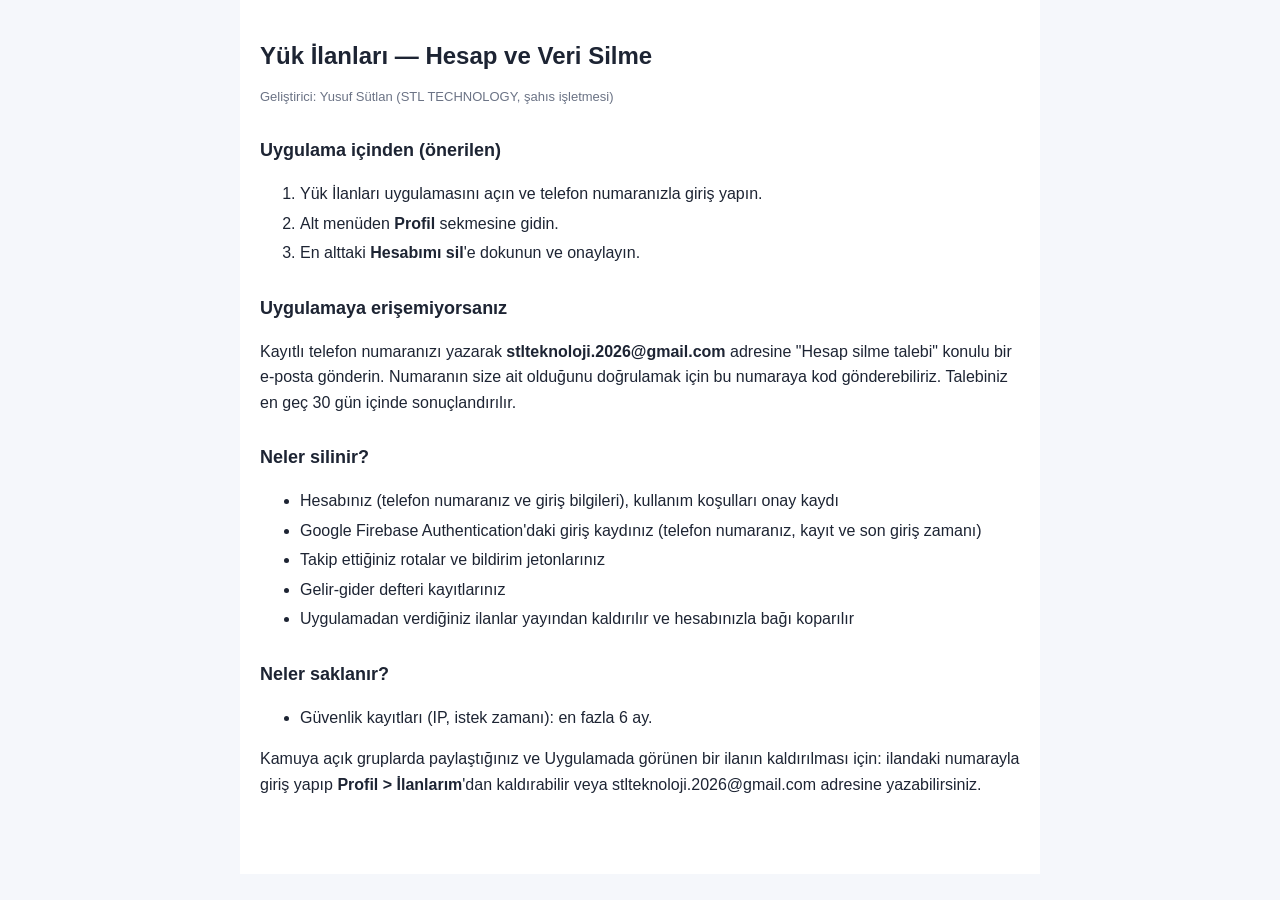
<file: yukilan/hesap-silme.html>
<!doctype html>
<html lang="tr"><head><meta charset="utf-8"><meta name="viewport" content="width=device-width, initial-scale=1">
<title>Hesap ve Veri Silme · Yük İlanları</title>
<style>
  body { margin:0; font:16px/1.6 -apple-system, "Segoe UI", Roboto, sans-serif; color:#1d2433; background:#f5f7fb; }
  main { max-width:760px; margin:0 auto; padding:24px 20px 60px; background:#fff; }
  h1 { font-size:24px; line-height:1.3; } h2 { font-size:18px; margin-top:28px; }
  .meta { color:#6b7385; font-size:13px; } li { margin:4px 0; } a { color:#1565c0; }
  .draft { background:#ffebee; color:#b71c1c; border:1px solid #ef9a9a; border-radius:8px; padding:10px 14px; font-size:14px; }
</style></head>
<body><main><h1>Yük İlanları — Hesap ve Veri Silme</h1>
<p class="meta">Geliştirici: Yusuf Sütlan (STL TECHNOLOGY, şahıs işletmesi)</p>

<h2>Uygulama içinden (önerilen)</h2>
<ol>
  <li>Yük İlanları uygulamasını açın ve telefon numaranızla giriş yapın.</li>
  <li>Alt menüden <b>Profil</b> sekmesine gidin.</li>
  <li>En alttaki <b>Hesabımı sil</b>'e dokunun ve onaylayın.</li>
</ol>

<h2>Uygulamaya erişemiyorsanız</h2>
<p>Kayıtlı telefon numaranızı yazarak <b>stlteknoloji.2026@gmail.com</b> adresine "Hesap silme talebi" konulu bir e-posta gönderin.
Numaranın size ait olduğunu doğrulamak için bu numaraya kod gönderebiliriz. Talebiniz en geç 30 gün içinde
sonuçlandırılır.</p>

<h2>Neler silinir?</h2>
<ul>
  <li>Hesabınız (telefon numaranız ve giriş bilgileri), kullanım koşulları onay kaydı</li>
  <li>Google Firebase Authentication'daki giriş kaydınız (telefon numaranız, kayıt ve son giriş zamanı)</li>
  <li>Takip ettiğiniz rotalar ve bildirim jetonlarınız</li>
  <li>Gelir-gider defteri kayıtlarınız</li>
  <li>Uygulamadan verdiğiniz ilanlar yayından kaldırılır ve hesabınızla bağı koparılır</li>
</ul>

<h2>Neler saklanır?</h2>
<ul>
  
  <li>Güvenlik kayıtları (IP, istek zamanı): en fazla 6 ay.</li>
</ul>



<p>Kamuya açık gruplarda paylaştığınız ve Uygulamada görünen bir ilanın kaldırılması için: ilandaki numarayla giriş
yapıp <b>Profil &gt; İlanlarım</b>'dan kaldırabilir veya stlteknoloji.2026@gmail.com adresine yazabilirsiniz.</p>
</main></body></html>
</file>
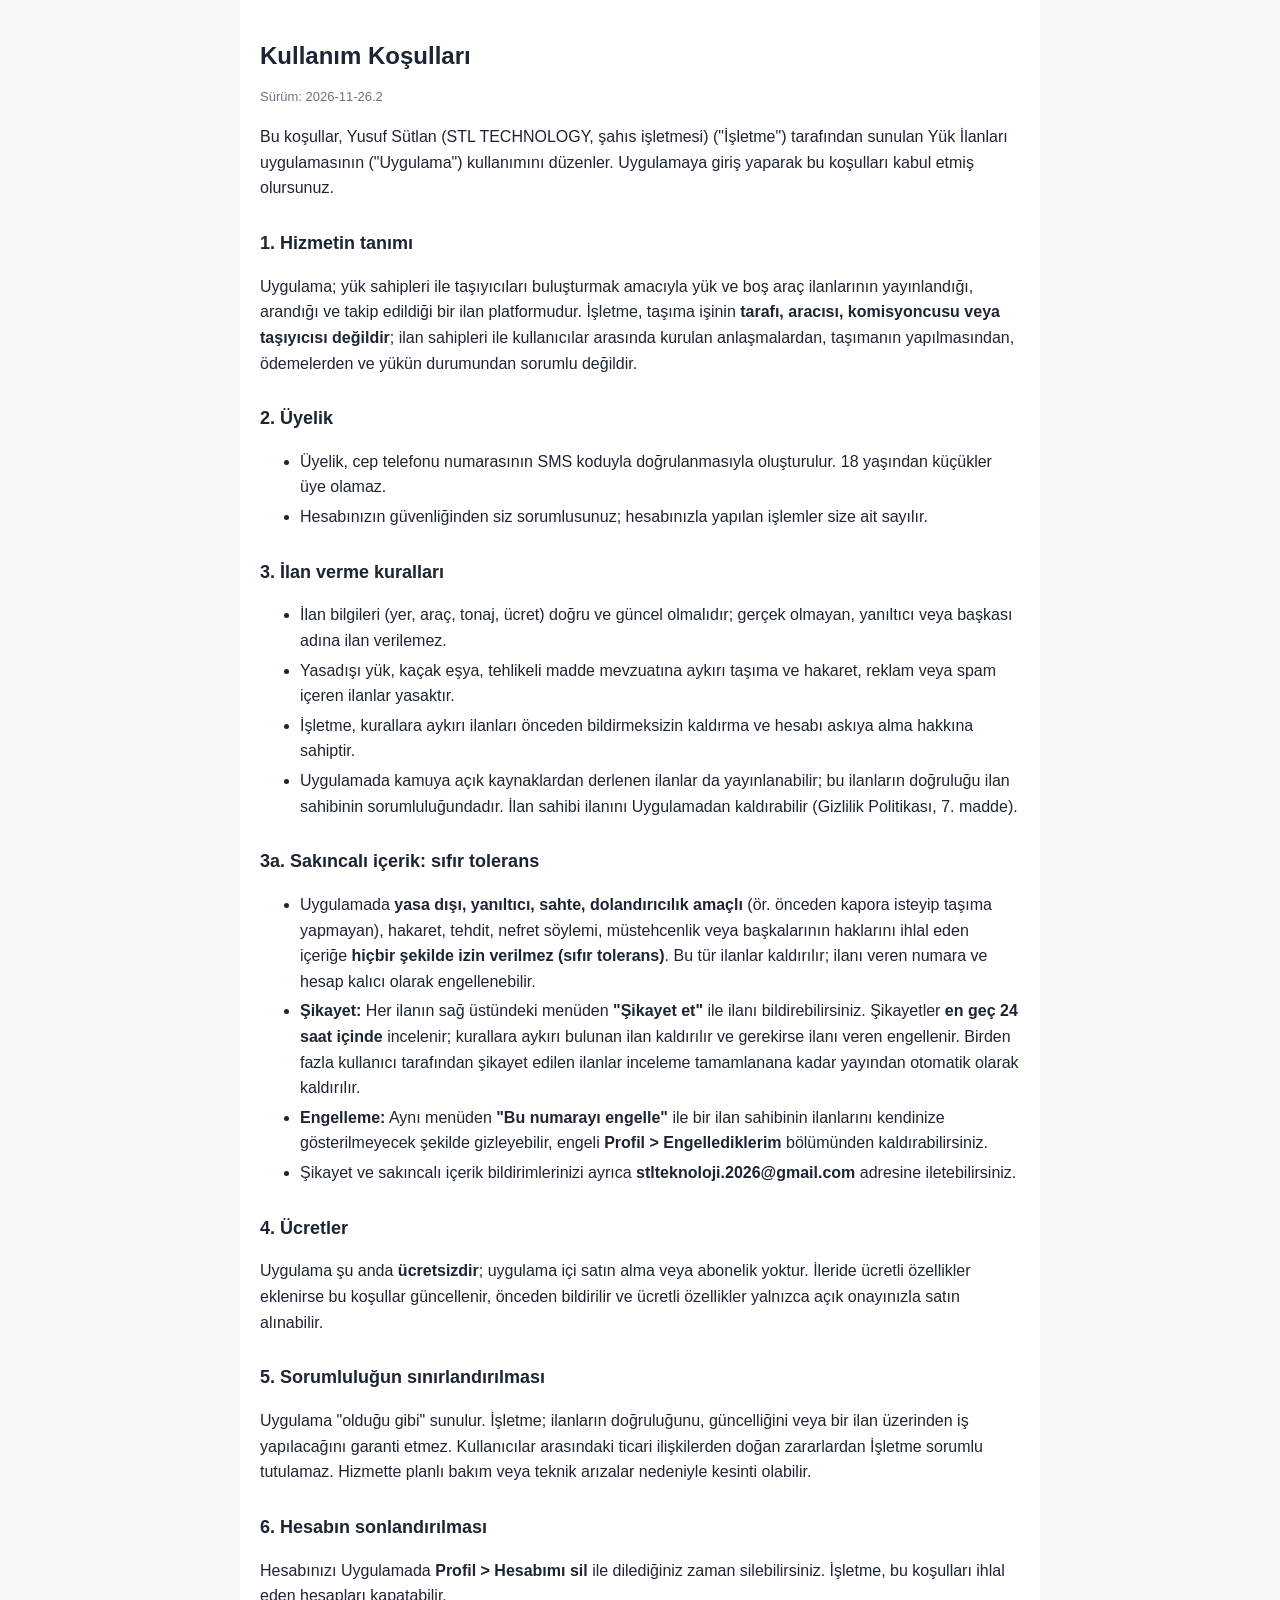
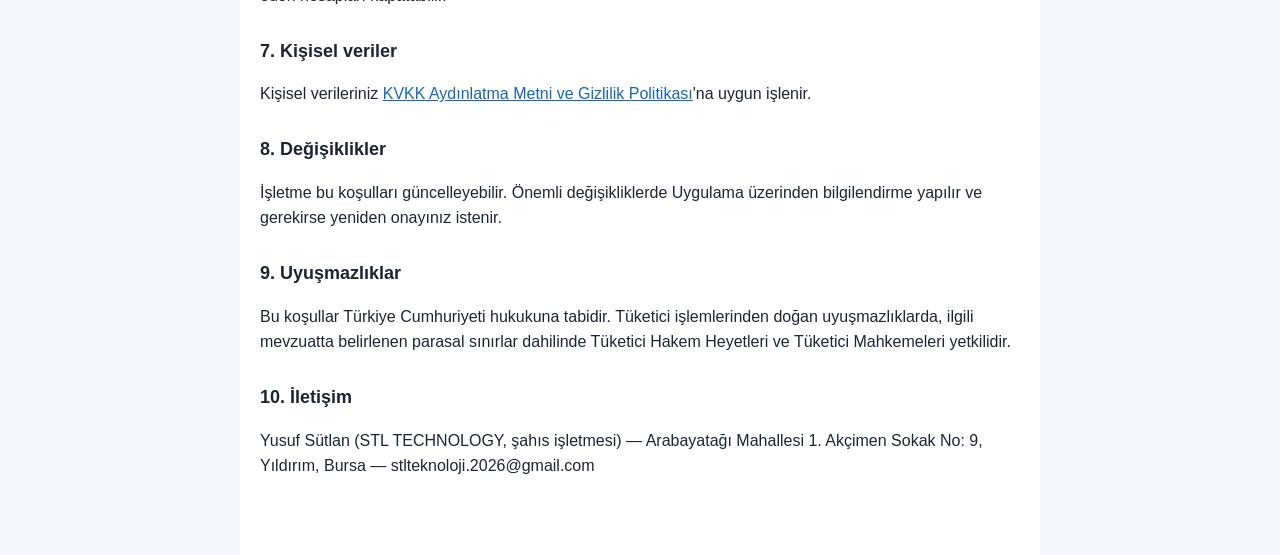
<file: yukilan/kullanim-kosullari.html>
<!doctype html>
<html lang="tr"><head><meta charset="utf-8"><meta name="viewport" content="width=device-width, initial-scale=1">
<title>Kullanım Koşulları · Yük İlanları</title>
<style>
  body { margin:0; font:16px/1.6 -apple-system, "Segoe UI", Roboto, sans-serif; color:#1d2433; background:#f5f7fb; }
  main { max-width:760px; margin:0 auto; padding:24px 20px 60px; background:#fff; }
  h1 { font-size:24px; line-height:1.3; } h2 { font-size:18px; margin-top:28px; }
  .meta { color:#6b7385; font-size:13px; } li { margin:4px 0; } a { color:#1565c0; }
  .draft { background:#ffebee; color:#b71c1c; border:1px solid #ef9a9a; border-radius:8px; padding:10px 14px; font-size:14px; }
</style></head>
<body><main><h1>Kullanım Koşulları</h1>
<p class="meta">Sürüm: 2026-11-26.2</p>

<p>Bu koşullar, Yusuf Sütlan (STL TECHNOLOGY, şahıs işletmesi) ("İşletme") tarafından sunulan Yük İlanları uygulamasının ("Uygulama") kullanımını düzenler.
Uygulamaya giriş yaparak bu koşulları kabul etmiş olursunuz.</p>

<h2>1. Hizmetin tanımı</h2>
<p>Uygulama; yük sahipleri ile taşıyıcıları buluşturmak amacıyla yük ve boş araç ilanlarının yayınlandığı,
arandığı ve takip edildiği bir ilan platformudur. İşletme, taşıma işinin <b>tarafı, aracısı, komisyoncusu veya
taşıyıcısı değildir</b>; ilan sahipleri ile kullanıcılar arasında kurulan anlaşmalardan, taşımanın yapılmasından,
ödemelerden ve yükün durumundan sorumlu değildir.</p>

<h2>2. Üyelik</h2>
<ul>
  <li>Üyelik, cep telefonu numarasının SMS koduyla doğrulanmasıyla oluşturulur. 18 yaşından küçükler üye olamaz.</li>
  <li>Hesabınızın güvenliğinden siz sorumlusunuz; hesabınızla yapılan işlemler size ait sayılır.</li>
</ul>

<h2>3. İlan verme kuralları</h2>
<ul>
  <li>İlan bilgileri (yer, araç, tonaj, ücret) doğru ve güncel olmalıdır; gerçek olmayan, yanıltıcı veya başkası
      adına ilan verilemez.</li>
  <li>Yasadışı yük, kaçak eşya, tehlikeli madde mevzuatına aykırı taşıma ve hakaret, reklam veya spam içeren
      ilanlar yasaktır.</li>
  <li>İşletme, kurallara aykırı ilanları önceden bildirmeksizin kaldırma ve hesabı askıya alma hakkına sahiptir.</li>
  <li>Uygulamada kamuya açık kaynaklardan derlenen ilanlar da yayınlanabilir; bu ilanların doğruluğu ilan
      sahibinin sorumluluğundadır. İlan sahibi ilanını Uygulamadan kaldırabilir (Gizlilik Politikası, 7. madde).</li>
</ul>

<h2>3a. Sakıncalı içerik: sıfır tolerans</h2>
<ul>
  <li>Uygulamada <b>yasa dışı, yanıltıcı, sahte, dolandırıcılık amaçlı</b> (ör. önceden kapora isteyip taşıma yapmayan),
      hakaret, tehdit, nefret söylemi, müstehcenlik veya başkalarının haklarını ihlal eden içeriğe
      <b>hiçbir şekilde izin verilmez (sıfır tolerans)</b>. Bu tür ilanlar kaldırılır; ilanı veren numara ve hesap
      kalıcı olarak engellenebilir.</li>
  <li><b>Şikayet:</b> Her ilanın sağ üstündeki menüden <b>"Şikayet et"</b> ile ilanı bildirebilirsiniz.
      Şikayetler <b>en geç 24 saat içinde</b> incelenir; kurallara aykırı bulunan ilan kaldırılır ve gerekirse ilanı
      veren engellenir. Birden fazla kullanıcı tarafından şikayet edilen ilanlar inceleme tamamlanana kadar
      yayından otomatik olarak kaldırılır.</li>
  <li><b>Engelleme:</b> Aynı menüden <b>"Bu numarayı engelle"</b> ile bir ilan sahibinin ilanlarını kendinize
      gösterilmeyecek şekilde gizleyebilir, engeli <b>Profil &gt; Engellediklerim</b> bölümünden kaldırabilirsiniz.</li>
  <li>Şikayet ve sakıncalı içerik bildirimlerinizi ayrıca <b>stlteknoloji.2026@gmail.com</b> adresine iletebilirsiniz.</li>
</ul>


<h2>4. Ücretler</h2>
<p>Uygulama şu anda <b>ücretsizdir</b>; uygulama içi satın alma veya abonelik yoktur. İleride ücretli özellikler
eklenirse bu koşullar güncellenir, önceden bildirilir ve ücretli özellikler yalnızca açık onayınızla satın alınabilir.</p>

<h2>5. Sorumluluğun sınırlandırılması</h2>
<p>Uygulama "olduğu gibi" sunulur. İşletme; ilanların doğruluğunu, güncelliğini veya bir ilan üzerinden iş
yapılacağını garanti etmez. Kullanıcılar arasındaki ticari ilişkilerden doğan zararlardan İşletme sorumlu tutulamaz.
Hizmette planlı bakım veya teknik arızalar nedeniyle kesinti olabilir.</p>

<h2>6. Hesabın sonlandırılması</h2>
<p>Hesabınızı Uygulamada <b>Profil &gt; Hesabımı sil</b> ile dilediğiniz zaman silebilirsiniz. İşletme, bu koşulları ihlal eden hesapları kapatabilir.</p>

<h2>7. Kişisel veriler</h2>
<p>Kişisel verileriniz <a href="gizlilik">KVKK Aydınlatma Metni ve Gizlilik Politikası</a>'na uygun işlenir.</p>

<h2>8. Değişiklikler</h2>
<p>İşletme bu koşulları güncelleyebilir. Önemli değişikliklerde Uygulama üzerinden bilgilendirme yapılır ve gerekirse
yeniden onayınız istenir.</p>

<h2>9. Uyuşmazlıklar</h2>
<p>Bu koşullar Türkiye Cumhuriyeti hukukuna tabidir. Tüketici işlemlerinden doğan uyuşmazlıklarda, ilgili mevzuatta
belirlenen parasal sınırlar dahilinde Tüketici Hakem Heyetleri ve Tüketici Mahkemeleri yetkilidir.</p>

<h2>10. İletişim</h2>
<p>Yusuf Sütlan (STL TECHNOLOGY, şahıs işletmesi) — Arabayatağı Mahallesi 1. Akçimen Sokak No: 9, Yıldırım, Bursa — stlteknoloji.2026@gmail.com</p>
</main></body></html>
</file>
<file: style.css>
:root {
  --bg: #ffffff;
  --bg-alt: #f5f7fa;
  --text: #1c2430;
  --muted: #5b6675;
  --primary: #0b4f8a;
  --primary-dark: #083a66;
  --border: #e3e8ef;
  --footer-bg: #0f1b2b;
  --footer-text: #c7d0dc;
  --max: 1080px;
}

* { box-sizing: border-box; margin: 0; padding: 0; }

html { scroll-behavior: smooth; }

body {
  font-family: -apple-system, BlinkMacSystemFont, "Segoe UI", Roboto, "Helvetica Neue", Arial, sans-serif;
  color: var(--text);
  background: var(--bg);
  line-height: 1.65;
  font-size: 16px;
}

a { color: var(--primary); text-decoration: none; }
a:hover { text-decoration: underline; }

.container { max-width: var(--max); margin: 0 auto; padding: 0 20px; }

/* Header */
.site-header {
  position: sticky; top: 0; z-index: 10;
  background: rgba(255, 255, 255, 0.96);
  border-bottom: 1px solid var(--border);
}
.site-header .container {
  display: flex; align-items: center; justify-content: space-between;
  min-height: 64px; gap: 16px; flex-wrap: wrap;
}
.logo { font-weight: 800; font-size: 1.15rem; letter-spacing: 0.04em; color: var(--text); }
.logo span { color: var(--primary); }
.logo:hover { text-decoration: none; }
.nav { display: flex; gap: 20px; flex-wrap: wrap; }
.nav a { color: var(--muted); font-size: 0.95rem; font-weight: 500; }
.nav a:hover { color: var(--primary); text-decoration: none; }

/* Hero */
.hero {
  background: linear-gradient(135deg, var(--primary-dark), var(--primary));
  color: #fff;
  padding: 96px 0 88px;
  text-align: center;
}
.hero h1 { font-size: clamp(2rem, 6vw, 3.2rem); letter-spacing: 0.06em; font-weight: 800; }
.hero p { margin: 16px auto 32px; max-width: 620px; font-size: 1.15rem; opacity: 0.92; }
.btn {
  display: inline-block; padding: 12px 28px; border-radius: 6px;
  background: #fff; color: var(--primary-dark); font-weight: 600;
}
.btn:hover { text-decoration: none; opacity: 0.9; }

/* Sections */
section { padding: 72px 0; }
section.alt { background: var(--bg-alt); }
h2 { font-size: 1.8rem; margin-bottom: 20px; }
.lead { color: var(--muted); max-width: 760px; }
.lead + .lead { margin-top: 12px; }

.grid {
  display: grid; gap: 24px; margin-top: 32px;
  grid-template-columns: repeat(auto-fit, minmax(260px, 1fr));
}
.card {
  background: #fff; border: 1px solid var(--border); border-radius: 10px;
  padding: 28px;
}
.card h3 { font-size: 1.15rem; margin-bottom: 10px; }
.card p, .card li { color: var(--muted); }
.card ul { padding-left: 18px; margin-top: 10px; }
.icon {
  width: 44px; height: 44px; border-radius: 8px; margin-bottom: 16px;
  background: #e6eef7; color: var(--primary);
  display: flex; align-items: center; justify-content: center;
}

.contact-list { list-style: none; margin-top: 24px; display: grid; gap: 14px; }
.contact-list li { display: flex; gap: 12px; flex-wrap: wrap; }
.contact-list strong { min-width: 90px; }

/* Legal page */
.legal { padding: 56px 0 72px; }
.legal .container { max-width: 820px; }
.legal h1 { font-size: 2rem; margin-bottom: 8px; }
.legal .updated { color: var(--muted); margin-bottom: 32px; }
.legal h2 { font-size: 1.3rem; margin: 36px 0 12px; }
.legal p, .legal li { color: #333d4a; }
.legal p + p { margin-top: 10px; }
.legal ul { padding-left: 22px; margin-top: 8px; }
.legal li { margin-bottom: 6px; }

/* Footer */
.site-footer {
  background: var(--footer-bg); color: var(--footer-text);
  padding: 40px 0; font-size: 0.92rem;
}
.site-footer strong { color: #fff; }
.site-footer a { color: #fff; }
.site-footer p + p { margin-top: 6px; }
.site-footer .copy { margin-top: 18px; opacity: 0.7; }

@media (max-width: 600px) {
  .site-header .container { padding-top: 10px; padding-bottom: 10px; }
  .nav { gap: 14px; }
  .hero { padding: 72px 0 64px; }
  section { padding: 56px 0; }
}
</file>
